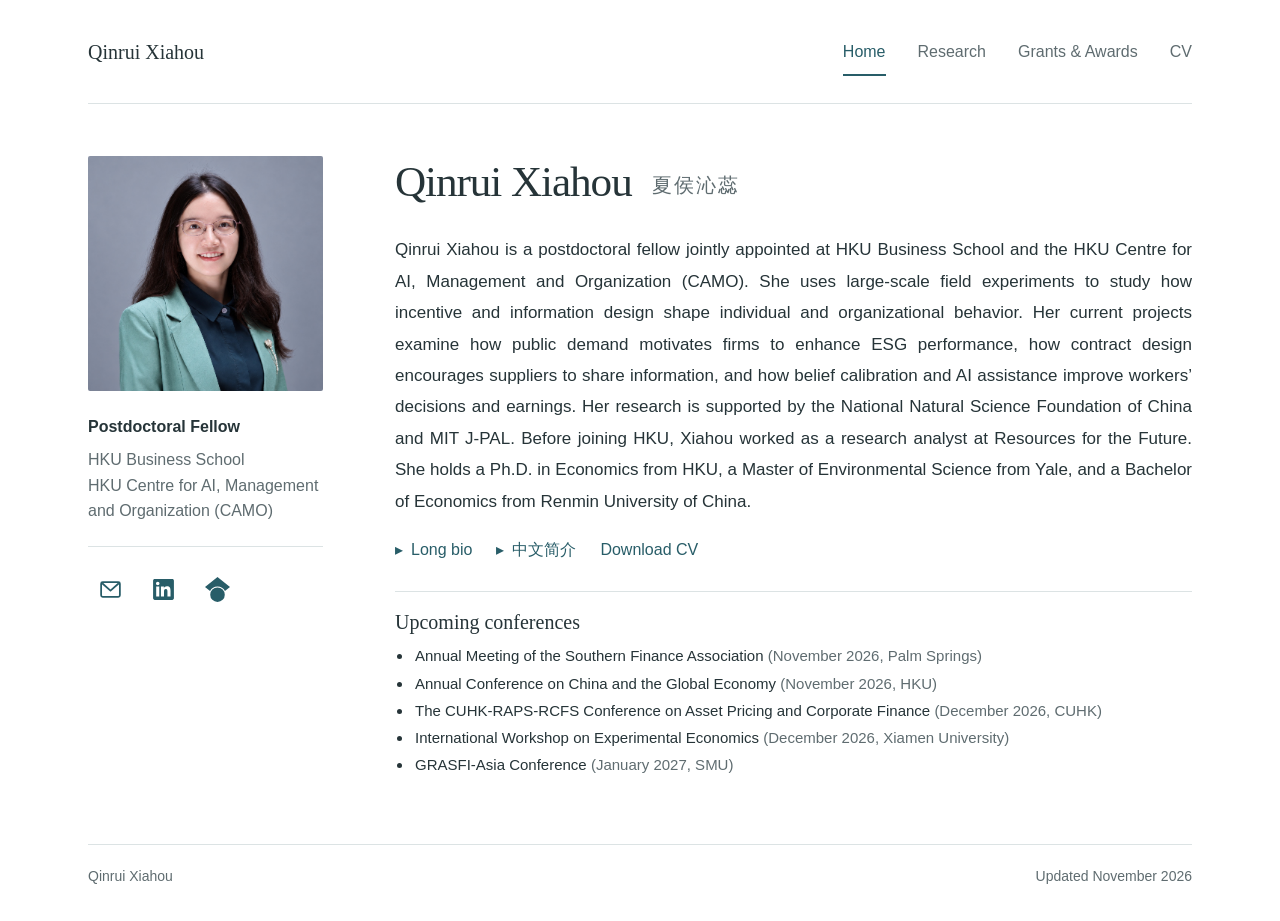
<file: index.html>
<!doctype html>
<html lang="en">
<head>
  <meta charset="utf-8">
  <meta name="viewport" content="width=device-width, initial-scale=1">
  <title>Qinrui Xiahou | Economist</title>
  <meta name="description" content="Qinrui Xiahou is an economist and postdoctoral fellow at HKU Business School and CAMO. She uses large-scale field experiments to study how incentive and information design shape individual and organizational behavior.">
  <meta name="author" content="Qinrui Xiahou">
  <meta name="theme-color" content="#285d68">
  <meta property="og:type" content="website">
  <meta property="og:title" content="Qinrui Xiahou | Economist">
  <meta property="og:description" content="Field experiments in corporate finance and organizational behavior. Research, publications, and curriculum vitae.">
  <link rel="icon" type="image/svg+xml" href="data:image/svg+xml,%3Csvg xmlns='http://www.w3.org/2000/svg' viewBox='0 0 64 64'%3E%3Crect width='64' height='64' rx='8' fill='%23285d68'/%3E%3Ctext x='32' y='44' font-family='Georgia,serif' font-size='40' text-anchor='middle' fill='white'%3EQ%3C/text%3E%3C/svg%3E">
  <link rel="stylesheet" href="assets/style.css?v=20261116-narrow-frame">
</head>
<body>
  <a class="skip-link" href="#main">Skip to content</a>
  <header class="site-header">
    <a class="site-name" href="index.html">Qinrui Xiahou</a>
    <nav aria-label="Main navigation">
      <a href="index.html" aria-current="page">Home</a>
      <a href="research.html">Research</a>
      <a href="grants.html">Grants &amp; Awards</a>
      <a href="cv.html">CV</a>
    </nav>
  </header>

  <div class="page-layout">
    <aside class="profile" aria-label="Profile and contact">
      <img class="portrait" src="assets/qinrui-xiahou.jpg" alt="Portrait of Qinrui Xiahou" width="1254" height="1254" fetchpriority="high">
      <p class="position">Postdoctoral Fellow</p>
      <p class="affiliation">HKU Business School<br>HKU Centre for AI, Management and Organization (CAMO)</p>
      <div class="contact-links" aria-label="Contact and academic profiles">
        <a href="mailto:qxiahou@hku.hk" aria-label="Email Qinrui Xiahou" title="Email Qinrui Xiahou">
          <svg viewBox="0 0 24 24" aria-hidden="true" focusable="false"><rect x="3" y="5" width="18" height="14" rx="1.5" fill="none" stroke="currentColor" stroke-width="1.7"/><path d="m4 6 8 7 8-7" fill="none" stroke="currentColor" stroke-width="1.7" stroke-linejoin="round"/></svg>
        </a>
        <a href="https://www.linkedin.com/in/qinrui-xiahou-13a211110/" aria-label="Qinrui Xiahou on LinkedIn" title="LinkedIn">
          <svg viewBox="0 0 24 24" aria-hidden="true" focusable="false"><path fill="currentColor" d="M20.45 2H3.55C2.69 2 2 2.68 2 3.52v16.96C2 21.32 2.69 22 3.55 22h16.9c.86 0 1.55-.68 1.55-1.52V3.52c0-.84-.69-1.52-1.55-1.52ZM7.93 18.74H4.98V9.2h2.95v9.54ZM6.46 7.9a1.71 1.71 0 1 1 0-3.42 1.71 1.71 0 0 1 0 3.42Zm12.28 10.84h-2.95V14.1c0-1.1-.02-2.52-1.53-2.52-1.54 0-1.77 1.2-1.77 2.44v4.72H9.54V9.2h2.83v1.3h.04c.4-.76 1.36-1.55 2.8-1.55 3 0 3.53 1.97 3.53 4.52v5.27Z"/></svg>
        </a>
        <a href="https://scholar.google.com/citations?user=mq3FX5wAAAAJ&amp;hl=en" aria-label="Qinrui Xiahou on Google Scholar" title="Google Scholar">
          <svg viewBox="0 0 24 24" aria-hidden="true" focusable="false"><path fill="currentColor" d="M12 24a7 7 0 1 1 0-14 7 7 0 0 1 0 14ZM12 0 0 9.5l4.838 3.94A8 8 0 0 1 12 9a8 8 0 0 1 7.162 4.44L24 9.5Z"/></svg>
        </a>
      </div>
    </aside>

    <main id="main" class="home-content">
      <h1>Qinrui Xiahou <span class="chinese-name" lang="zh-Hans">夏侯沁蕊</span></h1>
      <div id="short-bio" class="bio">
        <p>Qinrui Xiahou is a postdoctoral fellow jointly appointed at HKU Business School and the HKU Centre for AI, Management and Organization (CAMO). She uses large-scale field experiments to study how incentive and information design shape individual and organizational behavior. Her current projects examine how public demand motivates firms to enhance ESG performance, how contract design encourages suppliers to share information, and how belief calibration and AI assistance improve workers’ decisions and earnings. Her research is supported by the National Natural Science Foundation of China and MIT J-PAL. Before joining HKU, Xiahou worked as a research analyst at Resources for the Future. She holds a Ph.D. in Economics from HKU, a Master of Environmental Science from Yale, and a Bachelor of Economics from Renmin University of China.</p>
      </div>
      <div class="bio-tools" aria-label="CV and biographies">
        <button type="button" class="bio-toggle" aria-expanded="false" aria-controls="long-bio" hidden>Long bio</button>
        <button type="button" class="bio-toggle" aria-expanded="false" aria-controls="chinese-bio" lang="zh-Hans" hidden>中文简介</button>
        <a href="assets/Qinrui-Xiahou-CV.pdf" download="Qinrui-Xiahou-CV.pdf">Download CV</a>
      </div>
      <section id="long-bio" class="bio bio-panel" aria-label="Long biography">
        <h2>Long bio</h2>
        <p>Qinrui Xiahou is a postdoctoral fellow jointly appointed at the HKU Business School and the HKU Centre for AI, Management and Organization (CAMO). She uses large-scale field experiments to study how incentive and information design shape individual and organizational behavior. Her current projects examine how public demand motivates firms to enhance ESG performance, how contract design encourages suppliers to share information, and how belief calibration and AI assistance improve workers’ decisions and earnings.</p>
        <p>Xiahou’s research is supported by grants from the National Natural Science Foundation of China (as sole principal investigator) and MIT J-PAL (as co-principal investigator). She has received the Hong Kong PhD Fellowship, the HKU Presidential PhD Scholarship, and HKU’s Research Postgraduate Student Innovation Award and Research Progress Award. She also serves as an ad hoc reviewer for journals such as the <em>Economic Journal</em>, <em>Management Science</em>, <em>Journal of Environmental Economics and Management</em>, and <em>Scientific Reports</em>.</p>
        <p>Before joining HKU, Xiahou worked as a Research Analyst at Resources for the Future in Washington, D.C., a Teaching Fellow in Yale’s Department of Economics, and a Student Research Fellow at the Yale Hixon Center for Urban Ecology. She holds a Ph.D. in Economics from HKU Business School, a Master of Environmental Science from Yale University, and a Bachelor of Economics from Renmin University of China.</p>
      </section>
      <section id="chinese-bio" class="bio bio-panel chinese-bio" aria-label="中文简介" lang="zh-Hans">
        <h2>中文简介</h2>
        <p>夏侯沁蕊是香港大学经管学院及香港大学人工智能、管理与组织研究中心（CAMO）联合聘任的博士后研究员。她主要运用大规模实地实验，研究激励机制与信息设计如何影响个人及组织的行为。她目前的研究项目聚焦于公众需求如何推动企业改善环境、社会与治理（ESG）表现，合同设计如何促进供应商分享信息，以及认知校准与人工智能（AI）辅助如何改善劳动者的决策并提高收入。夏侯沁蕊的研究获得了国家自然科学基金及麻省理工学院 J-PAL 的资助。加入香港大学前，她曾在未来资源研究所（Resources for the Future）担任全职研究员。她先后于中国人民大学、耶鲁大学和香港大学获得经济学学士、环境科学硕士和经济学博士学位。</p>
      </section>
      <section class="upcoming" aria-labelledby="upcoming-title">
        <div class="upcoming-heading"><h2 id="upcoming-title">Upcoming conferences</h2></div>
        <ul>
          <li>Annual Meeting of the Southern Finance Association <span>(November 2026, Palm Springs)</span></li>
          <li>Annual Conference on China and the Global Economy <span>(November 2026, HKU)</span></li>
          <li>The CUHK-RAPS-RCFS Conference on Asset Pricing and Corporate Finance <span>(December 2026, CUHK)</span></li>
          <li>International Workshop on Experimental Economics <span>(December 2026, Xiamen University)</span></li>
          <li><a href="https://www.singaporegreenfinance.com/sgfc-events/grasfi-asia-conference-2027-second-edition/">GRASFI-Asia Conference</a> <span>(January 2027, SMU)</span></li>
        </ul>
      </section>
    </main>
  </div>
  <footer class="site-footer"><span>Qinrui Xiahou</span><span>Updated November 2026</span></footer>
  <script src="assets/bio.js" defer></script>
</body>
</html>
</file>
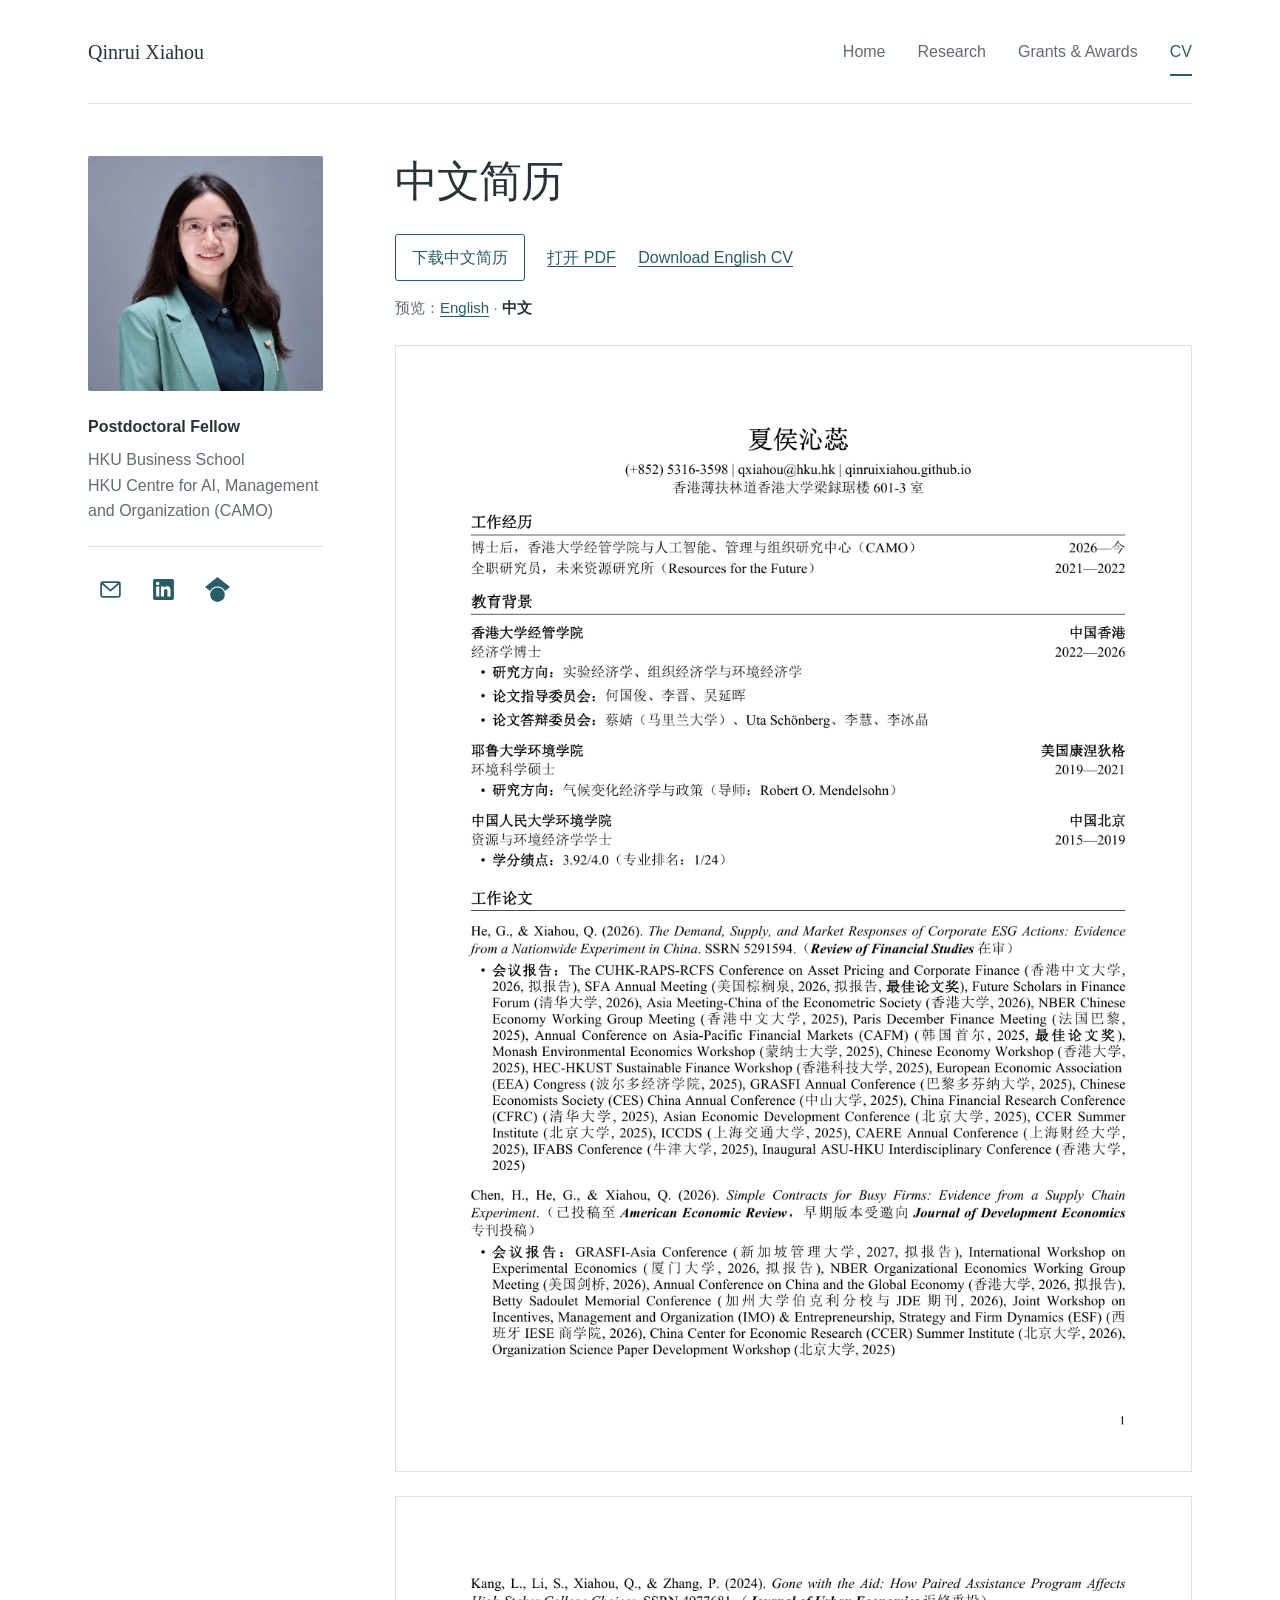
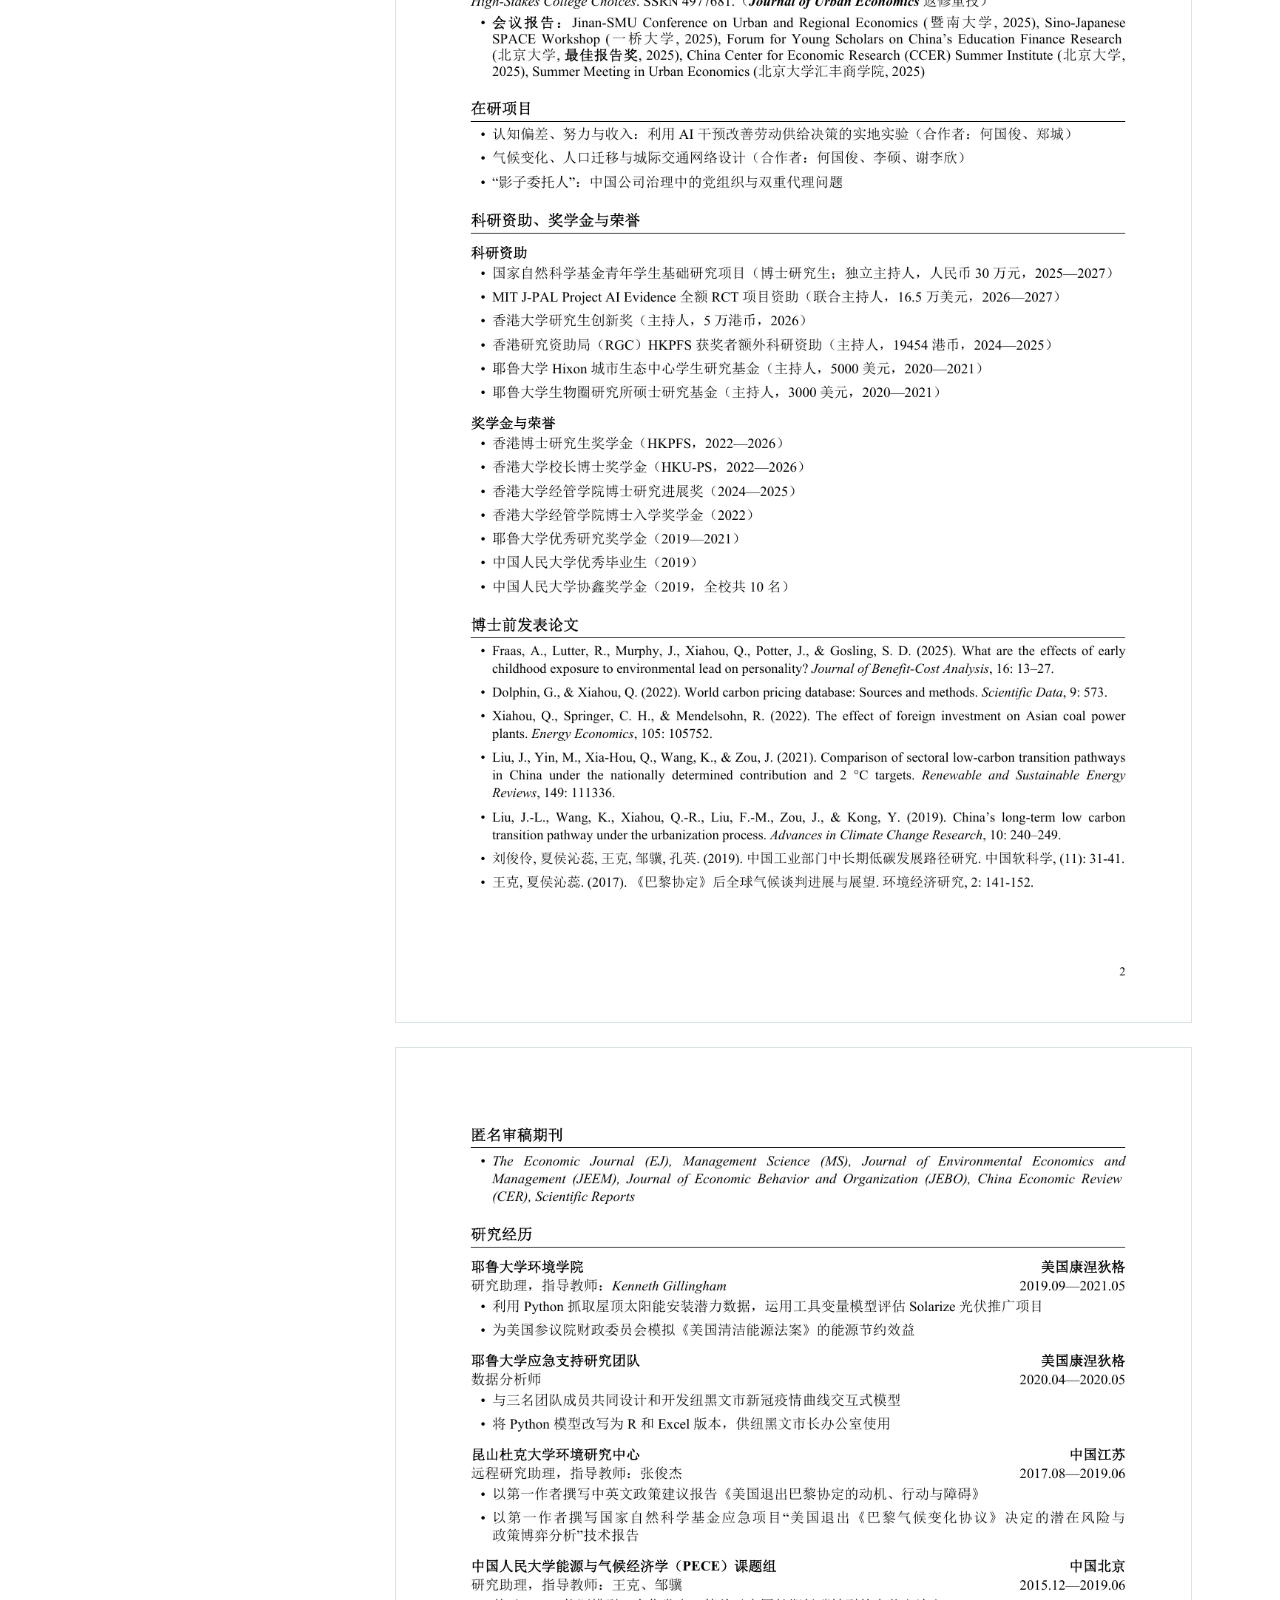
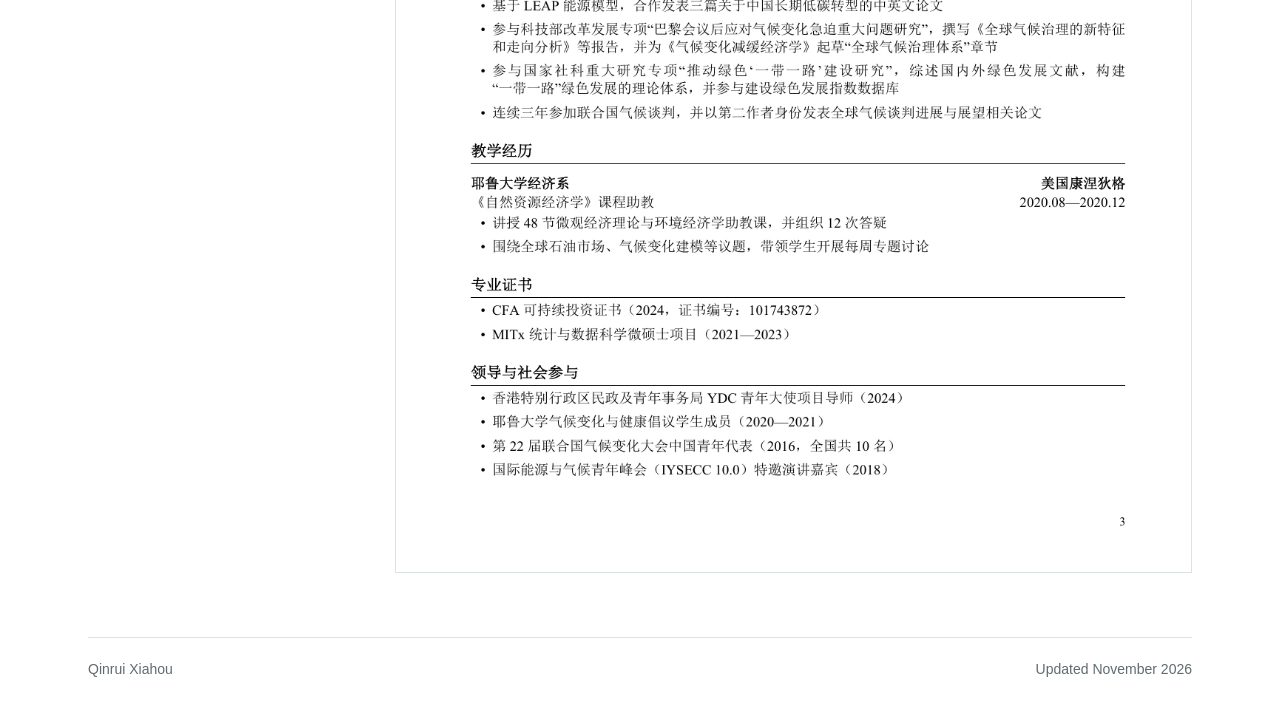
<file: cv-zh.html>
<!doctype html>
<html lang="zh-Hans">
<head>
  <meta charset="utf-8">
  <meta name="viewport" content="width=device-width, initial-scale=1">
  <title>中文简历 | 夏侯沁蕊</title>
  <meta name="description" content="夏侯沁蕊的中文学术简历。香港大学经管学院及人工智能、管理与组织研究中心博士后研究员。">
  <meta name="author" content="Qinrui Xiahou">
  <meta name="theme-color" content="#285d68">
  <meta property="og:type" content="website">
  <meta property="og:title" content="CV | Qinrui Xiahou">
  <meta property="og:description" content="Field experiments in corporate finance and organizational behavior. Research, publications, and curriculum vitae.">
  <link rel="icon" type="image/svg+xml" href="data:image/svg+xml,%3Csvg xmlns='http://www.w3.org/2000/svg' viewBox='0 0 64 64'%3E%3Crect width='64' height='64' rx='8' fill='%23285d68'/%3E%3Ctext x='32' y='44' font-family='Georgia,serif' font-size='40' text-anchor='middle' fill='white'%3EQ%3C/text%3E%3C/svg%3E">
  <link rel="stylesheet" href="assets/style.css?v=20261116-narrow-frame">
</head>
<body>
  <a class="skip-link" href="#main">Skip to content</a>
  <header class="site-header">
    <a class="site-name" href="index.html">Qinrui Xiahou</a>
    <nav aria-label="Main navigation">
      <a href="index.html">Home</a>
      <a href="research.html">Research</a>
      <a href="grants.html">Grants &amp; Awards</a>
      <a href="cv.html" aria-current="page">CV</a>
    </nav>
  </header>

  <div class="page-layout">
    <aside class="profile" aria-label="Profile and contact">
      <img class="portrait" src="assets/qinrui-xiahou.jpg" alt="Portrait of Qinrui Xiahou" width="1254" height="1254" fetchpriority="high">
      <p class="position">Postdoctoral Fellow</p>
      <p class="affiliation">HKU Business School<br>HKU Centre for AI, Management and Organization (CAMO)</p>
      <div class="contact-links" aria-label="Contact and academic profiles">
        <a href="mailto:qxiahou@hku.hk" aria-label="Email Qinrui Xiahou" title="Email Qinrui Xiahou">
          <svg viewBox="0 0 24 24" aria-hidden="true" focusable="false"><rect x="3" y="5" width="18" height="14" rx="1.5" fill="none" stroke="currentColor" stroke-width="1.7"/><path d="m4 6 8 7 8-7" fill="none" stroke="currentColor" stroke-width="1.7" stroke-linejoin="round"/></svg>
        </a>
        <a href="https://www.linkedin.com/in/qinrui-xiahou-13a211110/" aria-label="Qinrui Xiahou on LinkedIn" title="LinkedIn">
          <svg viewBox="0 0 24 24" aria-hidden="true" focusable="false"><path fill="currentColor" d="M20.45 2H3.55C2.69 2 2 2.68 2 3.52v16.96C2 21.32 2.69 22 3.55 22h16.9c.86 0 1.55-.68 1.55-1.52V3.52c0-.84-.69-1.52-1.55-1.52ZM7.93 18.74H4.98V9.2h2.95v9.54ZM6.46 7.9a1.71 1.71 0 1 1 0-3.42 1.71 1.71 0 0 1 0 3.42Zm12.28 10.84h-2.95V14.1c0-1.1-.02-2.52-1.53-2.52-1.54 0-1.77 1.2-1.77 2.44v4.72H9.54V9.2h2.83v1.3h.04c.4-.76 1.36-1.55 2.8-1.55 3 0 3.53 1.97 3.53 4.52v5.27Z"/></svg>
        </a>
        <a href="https://scholar.google.com/citations?user=mq3FX5wAAAAJ&amp;hl=en" aria-label="Qinrui Xiahou on Google Scholar" title="Google Scholar">
          <svg viewBox="0 0 24 24" aria-hidden="true" focusable="false"><path fill="currentColor" d="M12 24a7 7 0 1 1 0-14 7 7 0 0 1 0 14ZM12 0 0 9.5l4.838 3.94A8 8 0 0 1 12 9a8 8 0 0 1 7.162 4.44L24 9.5Z"/></svg>
        </a>
      </div>
    </aside>

    <main id="main" class="cv-content">
      <h1>中文简历</h1>
      <div class="cv-actions">
        <a class="download-link" href="assets/Qinrui-Xiahou-CV-zh.pdf" download="Qinrui-Xiahou-CV-zh.pdf">下载中文简历</a>
        <a href="assets/Qinrui-Xiahou-CV-zh.pdf">打开 PDF</a>
        <a href="assets/Qinrui-Xiahou-CV.pdf" download="Qinrui-Xiahou-CV.pdf">Download English CV</a>
      </div>
      <p class="cv-language" aria-label="简历语言">预览：<a href="cv.html" lang="en">English</a> <span aria-hidden="true">·</span> <a href="cv-zh.html" aria-current="page">中文</a></p>
      <div class="cv-pages" aria-label="中文简历预览">
        <div class="cv-page">
          <a class="cv-page-preview" href="assets/Qinrui-Xiahou-CV-zh.pdf#page=1"><img src="assets/cv-zh-page-1.webp" width="1075" height="1521" alt="中文简历第 1 页：任职经历、教育背景及工作论文。打开 PDF 查看完整文字及链接。"></a>
          <a class="cv-hotspot" href="mailto:qxiahou@hku.hk" style="left:43.045135%;top:10.167237%;width:5.714725%;height:1.505131%" aria-label="发送邮件至 qxiahou@hku.hk"></a>
          <a class="cv-hotspot" href="mailto:qxiahou@hku.hk" style="left:48.759860%;top:10.167237%;width:1.633525%;height:1.505131%" aria-label="发送邮件至 qxiahou@hku.hk"></a>
          <a class="cv-hotspot" href="mailto:qxiahou@hku.hk" style="left:50.393385%;top:10.167237%;width:2.660754%;height:1.505131%" aria-label="发送邮件至 qxiahou@hku.hk"></a>
          <a class="cv-hotspot" href="mailto:qxiahou@hku.hk" style="left:53.054139%;top:10.167237%;width:0.443459%;height:1.505131%" aria-label="发送邮件至 qxiahou@hku.hk"></a>
          <a class="cv-hotspot" href="mailto:qxiahou@hku.hk" style="left:53.497598%;top:10.167237%;width:1.773836%;height:1.505131%" aria-label="发送邮件至 qxiahou@hku.hk"></a>
          <a class="cv-hotspot" href="https://qinruixiahou.github.io/" style="left:56.513455%;top:10.167237%;width:9.064940%;height:1.505131%" aria-label="打开来源：qinruixiahou.github.io"></a>
          <a class="cv-hotspot" href="https://qinruixiahou.github.io/" style="left:65.578395%;top:10.167237%;width:0.443442%;height:1.505131%" aria-label="打开来源：qinruixiahou.github.io"></a>
          <a class="cv-hotspot" href="https://qinruixiahou.github.io/" style="left:66.021837%;top:10.167237%;width:4.533343%;height:1.505131%" aria-label="打开来源：qinruixiahou.github.io"></a>
          <a class="cv-hotspot" href="https://qinruixiahou.github.io/" style="left:70.555180%;top:10.167237%;width:0.443459%;height:1.505131%" aria-label="打开来源：qinruixiahou.github.io"></a>
          <a class="cv-hotspot" href="https://qinruixiahou.github.io/" style="left:70.998639%;top:10.167237%;width:1.379745%;height:1.505131%" aria-label="打开来源：qinruixiahou.github.io"></a>
          <a class="cv-hotspot" href="https://www.guojunhe.com/" style="left:26.289055%;top:30.534398%;width:5.321508%;height:1.316990%" aria-label="何国俊：个人网站"></a>
          <a class="cv-hotspot" href="https://www.jin-li.org/" style="left:33.384398%;top:30.534398%;width:3.547672%;height:1.316990%" aria-label="李晋：个人网站"></a>
          <a class="cv-hotspot" href="https://www.yanhuiwu.com/" style="left:38.705906%;top:30.534398%;width:5.321508%;height:1.316990%" aria-label="吴延晖：个人网站"></a>
          <a class="cv-hotspot" href="https://sites.google.com/site/caijing516/" style="left:26.289055%;top:32.658115%;width:3.547672%;height:1.316990%" aria-label="蔡婧：个人网站"></a>
          <a class="cv-hotspot" href="https://www.utaschoenberg.com/" style="left:44.027414%;top:32.658115%;width:10.591043%;height:1.316990%" aria-label="Uta Schönberg：个人网站"></a>
          <a class="cv-hotspot" href="https://sites.google.com/view/huilicatherine/home" style="left:56.392293%;top:32.658115%;width:3.547672%;height:1.316990%" aria-label="李慧：个人网站"></a>
          <a class="cv-hotspot" href="https://sites.google.com/site/bingjingliecon/" style="left:61.713801%;top:32.658115%;width:5.321508%;height:1.316990%" aria-label="李冰晶：个人网站"></a>
          <a class="cv-hotspot" href="https://environment.yale.edu/directory/faculty/robert-mendelsohn" style="left:45.801250%;top:38.891486%;width:16.208778%;height:1.316990%" aria-label="Robert O. Mendelsohn：教师主页"></a>
          <a class="cv-hotspot" href="https://papers.ssrn.com/sol3/papers.cfm?abstract_id=5291594" style="left:31.703571%;top:51.405739%;width:60.072280%;height:1.316990%" aria-label="The Demand, Supply, and Market Responses of Corporate ESG Actions: Evidence from a Nationwide Experiment in China (SSRN)"></a>
          <a class="cv-hotspot" href="https://papers.ssrn.com/sol3/papers.cfm?abstract_id=5291594" style="left:9.433582%;top:52.985462%;width:28.527750%;height:1.316990%" aria-label="The Demand, Supply, and Market Responses of Corporate ESG Actions: Evidence from a Nationwide Experiment in China (SSRN)"></a>
        </div>
        <div class="cv-page">
          <a class="cv-page-preview" href="assets/Qinrui-Xiahou-CV-zh.pdf#page=2"><img src="assets/cv-zh-page-2.webp" width="1075" height="1521" loading="lazy" alt="中文简历第 2 页：工作论文、在研项目、科研资助及博士前发表论文。打开 PDF 查看完整文字及链接。"></a>
          <a class="cv-hotspot" href="https://papers.ssrn.com/sol3/papers.cfm?abstract_id=4977681" style="left:47.253040%;top:7.054732%;width:44.522811%;height:1.316990%" aria-label="Gone with the Aid: How Paired Assistance Program Affects High-Stakes College Choices (SSRN)"></a>
          <a class="cv-hotspot" href="https://papers.ssrn.com/sol3/papers.cfm?abstract_id=4977681" style="left:9.433582%;top:8.634455%;width:20.788870%;height:1.316990%" aria-label="Gone with the Aid: How Paired Assistance Program Affects High-Stakes College Choices (SSRN)"></a>
          <a class="cv-hotspot" href="https://www.guojunhe.com/" style="left:73.393587%;top:20.504941%;width:5.321508%;height:1.316990%" aria-label="何国俊：个人网站"></a>
          <a class="cv-hotspot" href="https://www.guojunhe.com/" style="left:52.896593%;top:22.628658%;width:5.321508%;height:1.316990%" aria-label="何国俊：个人网站"></a>
        </div>
        <div class="cv-page">
          <a class="cv-page-preview" href="assets/Qinrui-Xiahou-CV-zh.pdf#page=3"><img src="assets/cv-zh-page-3.webp" width="1075" height="1521" loading="lazy" alt="中文简历第 3 页：匿名审稿、研究经历、教学经历、专业证书及领导经历。打开 PDF 查看完整文字及链接。"></a>
          <a class="cv-hotspot" href="https://resources.environment.yale.edu/gillingham/" style="left:27.171941%;top:20.355853%;width:5.911342%;height:1.505131%" aria-label="Kenneth Gillingham：个人网站"></a>
          <a class="cv-hotspot" href="https://resources.environment.yale.edu/gillingham/" style="left:33.526742%;top:20.355853%;width:8.080998%;height:1.505131%" aria-label="Kenneth Gillingham：个人网站"></a>
          <a class="cv-hotspot" href="https://sites.nicholas.duke.edu/junjiezhang/" style="left:30.719613%;top:37.070030%;width:1.773836%;height:1.505131%" aria-label="张俊杰：个人网站"></a>
          <a class="cv-hotspot" href="https://sites.nicholas.duke.edu/junjiezhang/" style="left:32.493449%;top:37.070030%;width:1.773836%;height:1.505131%" aria-label="张俊杰：个人网站"></a>
          <a class="cv-hotspot" href="https://sites.nicholas.duke.edu/junjiezhang/" style="left:34.267285%;top:37.070030%;width:1.773836%;height:1.505131%" aria-label="张俊杰：个人网站"></a>
          <a class="cv-hotspot" href="https://see.ruc.edu.cn/jszy/wk/" style="left:27.171941%;top:47.006842%;width:1.773836%;height:1.505131%" aria-label="王克：教师主页"></a>
          <a class="cv-hotspot" href="https://see.ruc.edu.cn/jszy/wk/" style="left:28.945777%;top:47.006842%;width:1.773836%;height:1.505131%" aria-label="王克：教师主页"></a>
          <a class="cv-hotspot" href="https://see.ruc.edu.cn/jszy/zj/index.htm" style="left:32.493449%;top:47.006842%;width:1.773836%;height:1.505131%" aria-label="邹骥：教师主页"></a>
          <a class="cv-hotspot" href="https://see.ruc.edu.cn/jszy/zj/index.htm" style="left:34.267285%;top:47.006842%;width:1.773836%;height:1.505131%" aria-label="邹骥：教师主页"></a>
        </div>
      </div>
    </main>
  </div>
  <footer class="site-footer"><span>Qinrui Xiahou</span><span>Updated November 2026</span></footer>
</body>
</html>
</file>
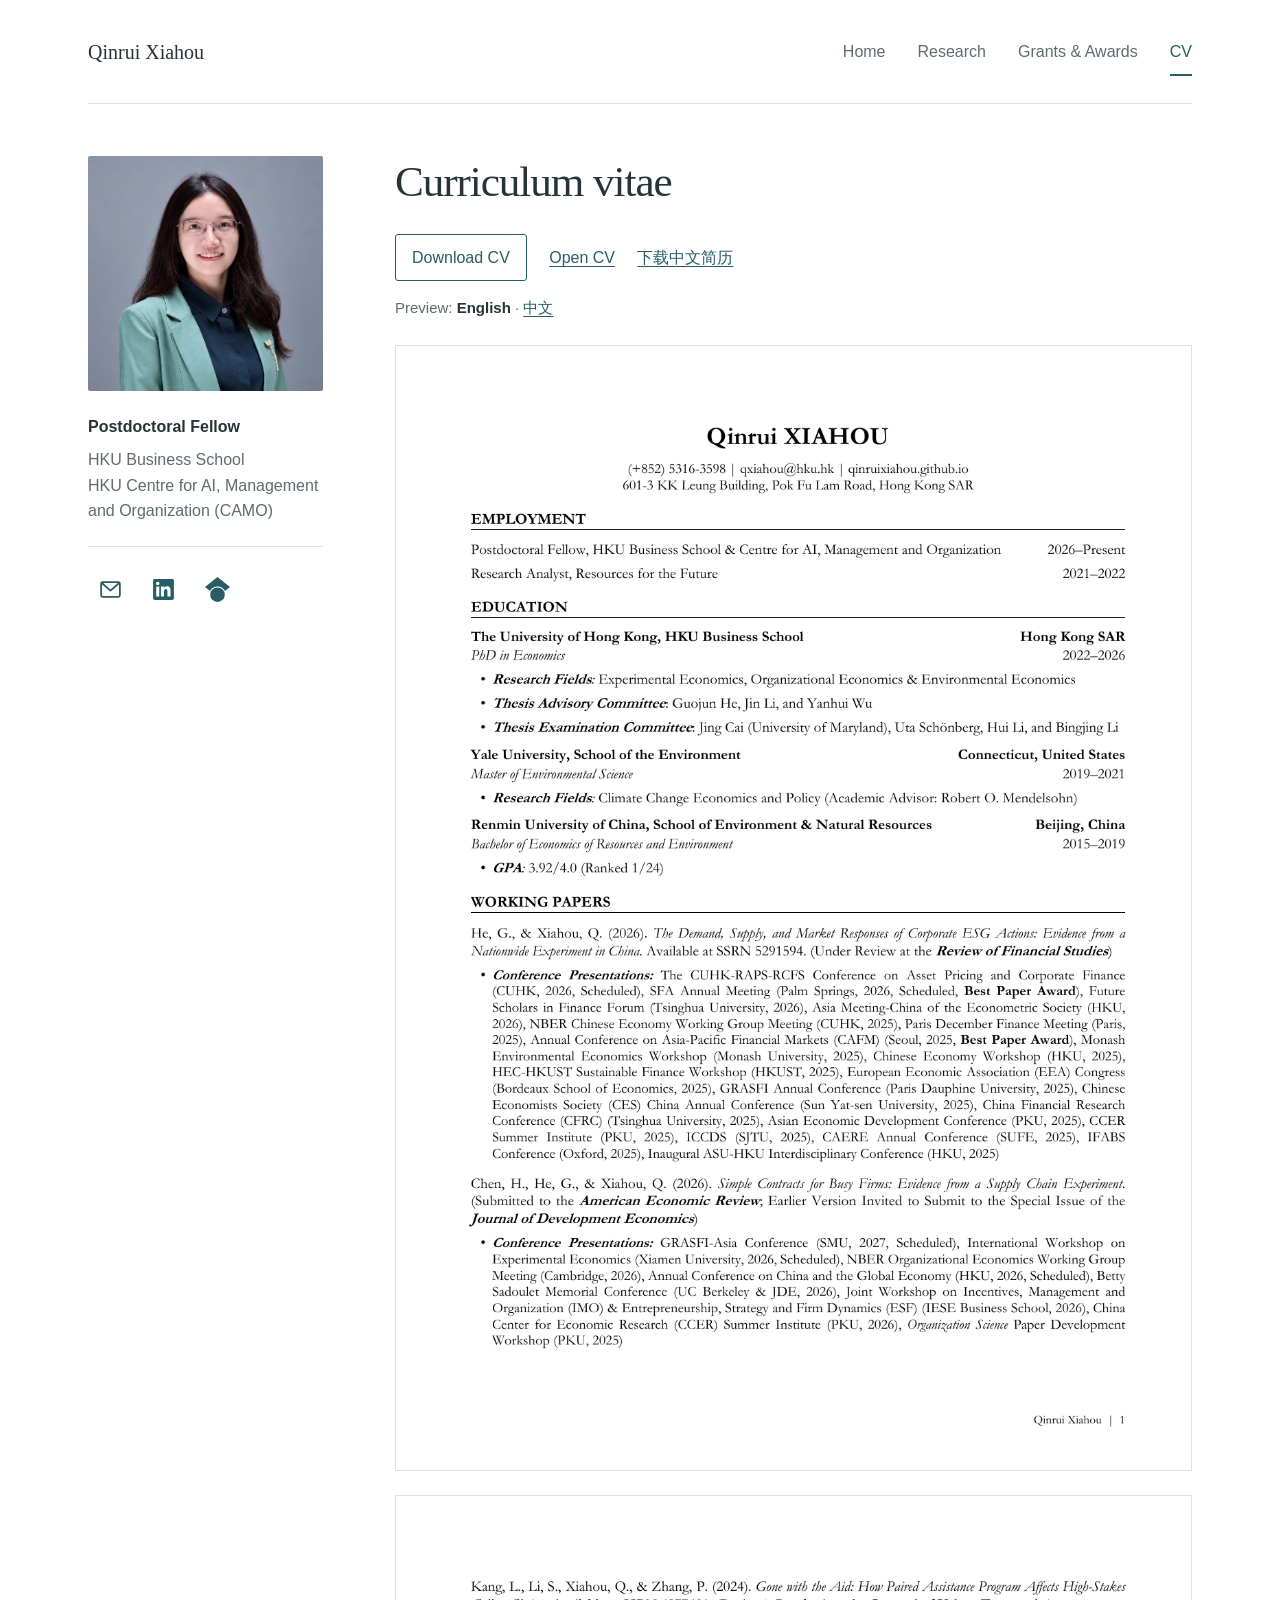
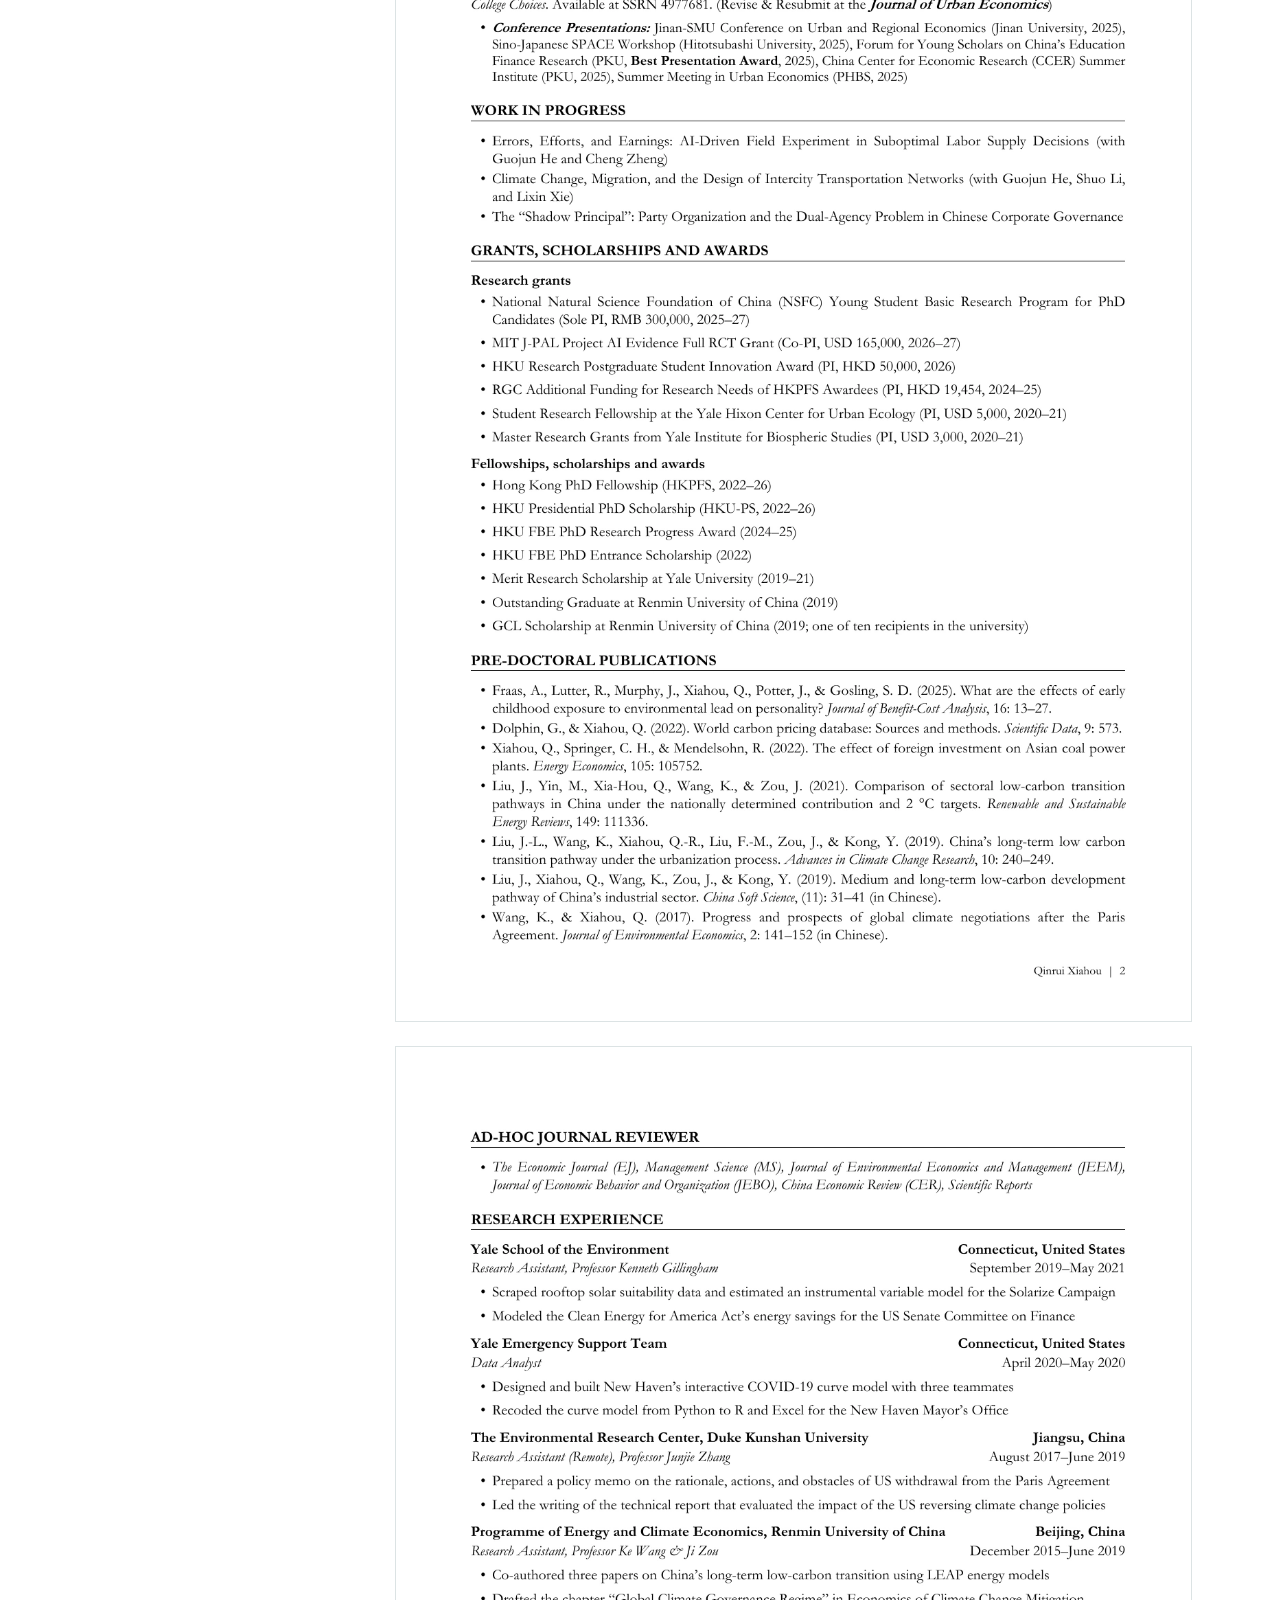
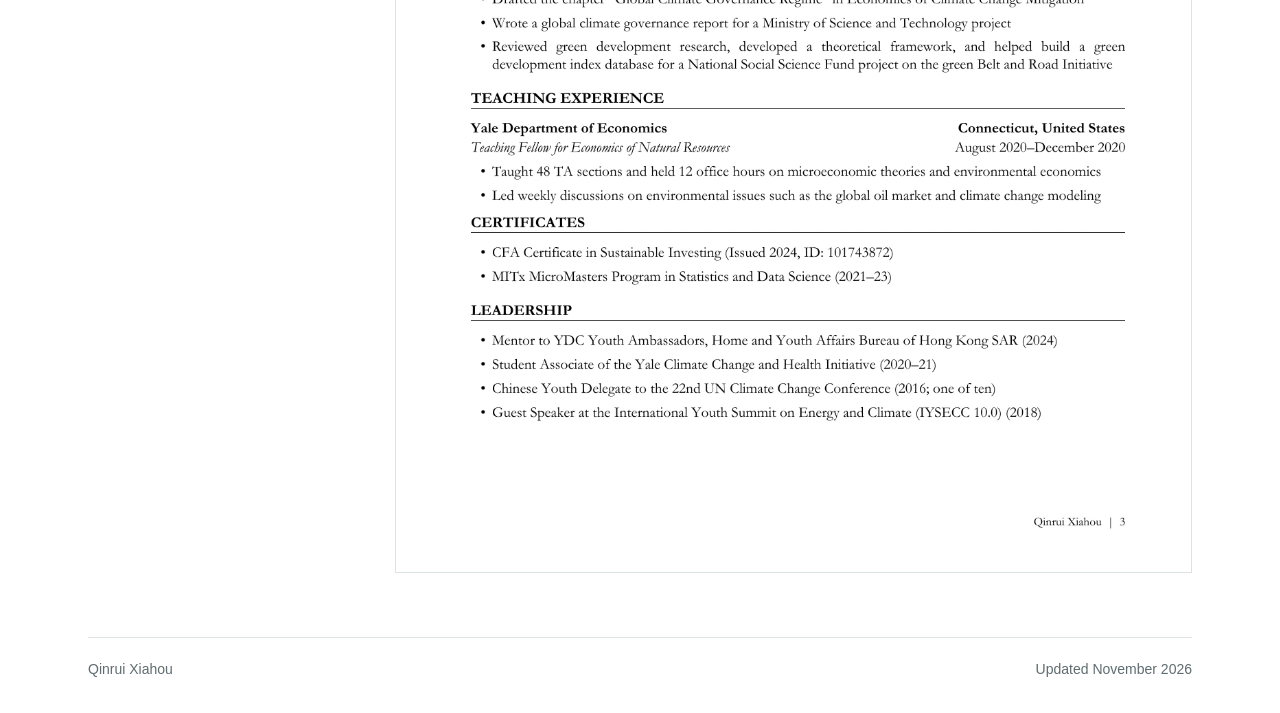
<file: cv.html>
<!doctype html>
<html lang="en">
<head>
  <meta charset="utf-8">
  <meta name="viewport" content="width=device-width, initial-scale=1">
  <title>CV | Qinrui Xiahou</title>
  <meta name="description" content="The curriculum vitae of Qinrui Xiahou, economist and postdoctoral fellow at HKU Business School and CAMO.">
  <meta name="author" content="Qinrui Xiahou">
  <meta name="theme-color" content="#285d68">
  <meta property="og:type" content="website">
  <meta property="og:title" content="CV | Qinrui Xiahou">
  <meta property="og:description" content="Field experiments in corporate finance and organizational behavior. Research, publications, and curriculum vitae.">
  <link rel="icon" type="image/svg+xml" href="data:image/svg+xml,%3Csvg xmlns='http://www.w3.org/2000/svg' viewBox='0 0 64 64'%3E%3Crect width='64' height='64' rx='8' fill='%23285d68'/%3E%3Ctext x='32' y='44' font-family='Georgia,serif' font-size='40' text-anchor='middle' fill='white'%3EQ%3C/text%3E%3C/svg%3E">
  <link rel="stylesheet" href="assets/style.css?v=20261116-narrow-frame">
</head>
<body>
  <a class="skip-link" href="#main">Skip to content</a>
  <header class="site-header">
    <a class="site-name" href="index.html">Qinrui Xiahou</a>
    <nav aria-label="Main navigation">
      <a href="index.html">Home</a>
      <a href="research.html">Research</a>
      <a href="grants.html">Grants &amp; Awards</a>
      <a href="cv.html" aria-current="page">CV</a>
    </nav>
  </header>

  <div class="page-layout">
    <aside class="profile" aria-label="Profile and contact">
      <img class="portrait" src="assets/qinrui-xiahou.jpg" alt="Portrait of Qinrui Xiahou" width="1254" height="1254" fetchpriority="high">
      <p class="position">Postdoctoral Fellow</p>
      <p class="affiliation">HKU Business School<br>HKU Centre for AI, Management and Organization (CAMO)</p>
      <div class="contact-links" aria-label="Contact and academic profiles">
        <a href="mailto:qxiahou@hku.hk" aria-label="Email Qinrui Xiahou" title="Email Qinrui Xiahou">
          <svg viewBox="0 0 24 24" aria-hidden="true" focusable="false"><rect x="3" y="5" width="18" height="14" rx="1.5" fill="none" stroke="currentColor" stroke-width="1.7"/><path d="m4 6 8 7 8-7" fill="none" stroke="currentColor" stroke-width="1.7" stroke-linejoin="round"/></svg>
        </a>
        <a href="https://www.linkedin.com/in/qinrui-xiahou-13a211110/" aria-label="Qinrui Xiahou on LinkedIn" title="LinkedIn">
          <svg viewBox="0 0 24 24" aria-hidden="true" focusable="false"><path fill="currentColor" d="M20.45 2H3.55C2.69 2 2 2.68 2 3.52v16.96C2 21.32 2.69 22 3.55 22h16.9c.86 0 1.55-.68 1.55-1.52V3.52c0-.84-.69-1.52-1.55-1.52ZM7.93 18.74H4.98V9.2h2.95v9.54ZM6.46 7.9a1.71 1.71 0 1 1 0-3.42 1.71 1.71 0 0 1 0 3.42Zm12.28 10.84h-2.95V14.1c0-1.1-.02-2.52-1.53-2.52-1.54 0-1.77 1.2-1.77 2.44v4.72H9.54V9.2h2.83v1.3h.04c.4-.76 1.36-1.55 2.8-1.55 3 0 3.53 1.97 3.53 4.52v5.27Z"/></svg>
        </a>
        <a href="https://scholar.google.com/citations?user=mq3FX5wAAAAJ&amp;hl=en" aria-label="Qinrui Xiahou on Google Scholar" title="Google Scholar">
          <svg viewBox="0 0 24 24" aria-hidden="true" focusable="false"><path fill="currentColor" d="M12 24a7 7 0 1 1 0-14 7 7 0 0 1 0 14ZM12 0 0 9.5l4.838 3.94A8 8 0 0 1 12 9a8 8 0 0 1 7.162 4.44L24 9.5Z"/></svg>
        </a>
      </div>
    </aside>

    <main id="main" class="cv-content">
      <h1>Curriculum vitae</h1>
      <div class="cv-actions">
        <a class="download-link" href="assets/Qinrui-Xiahou-CV.pdf" download="Qinrui-Xiahou-CV.pdf">Download CV</a>
        <a href="assets/Qinrui-Xiahou-CV.pdf">Open CV</a>
        <a href="assets/Qinrui-Xiahou-CV-zh.pdf" download="Qinrui-Xiahou-CV-zh.pdf" lang="zh-Hans">下载中文简历</a>
      </div>
      <p class="cv-language" aria-label="CV language">Preview: <a href="cv.html" aria-current="page">English</a> <span aria-hidden="true">·</span> <a href="cv-zh.html" lang="zh-Hans">中文</a></p>
      <div class="cv-pages" aria-label="CV page previews">
        <div class="cv-page">
          <a class="cv-page-preview" href="assets/Qinrui-Xiahou-CV.pdf#page=1"><img src="assets/cv-page-1.webp" width="1158" height="1638" alt="CV page 1 of 3: employment, education, and the first two working papers. Open the PDF for selectable text and links."></a>
          <a class="cv-hotspot" href="mailto:qxiahou@hku.hk" style="left:43.288517%;top:10.050836%;width:11.843462%;height:1.505131%" aria-label="Email qxiahou@hku.hk"></a>
          <a class="cv-hotspot" href="https://qinruixiahou.github.io/" style="left:56.905815%;top:10.050836%;width:15.149499%;height:1.505131%" aria-label="Open source: qinruixiahou.github.io"></a>
          <a class="cv-hotspot" href="https://www.guojunhe.com/" style="left:34.758516%;top:30.926929%;width:8.209266%;height:1.573546%" aria-label="Guojun He: personal website"></a>
          <a class="cv-hotspot" href="https://www.jin-li.org/" style="left:43.837062%;top:30.926929%;width:3.939831%;height:1.573546%" aria-label="Jin Li: personal website"></a>
          <a class="cv-hotspot" href="https://www.yanhuiwu.com/" style="left:51.736646%;top:30.926929%;width:8.209266%;height:1.573546%" aria-label="Yanhui Wu: personal website"></a>
          <a class="cv-hotspot" href="https://sites.google.com/site/caijing516/" style="left:38.119734%;top:33.050646%;width:5.639454%;height:1.573546%" aria-label="Jing Cai: personal website"></a>
          <a class="cv-hotspot" href="https://www.utaschoenberg.com/" style="left:62.745717%;top:33.050646%;width:10.738326%;height:1.573546%" aria-label="Uta Schönberg: personal website"></a>
          <a class="cv-hotspot" href="https://sites.google.com/view/huilicatherine/home" style="left:74.353339%;top:33.050646%;width:4.693207%;height:1.573546%" aria-label="Hui Li: personal website"></a>
          <a class="cv-hotspot" href="https://sites.google.com/site/bingjingliecon/" style="left:83.006299%;top:33.050646%;width:7.917691%;height:1.573546%" aria-label="Bingjing Li: personal website"></a>
          <a class="cv-hotspot" href="https://environment.yale.edu/directory/faculty/robert-mendelsohn" style="left:68.575338%;top:39.311336%;width:16.668447%;height:1.573546%" aria-label="Robert O. Mendelsohn: faculty website"></a>
          <a class="cv-hotspot" href="https://papers.ssrn.com/sol3/papers.cfm?abstract_id=5291594" style="left:30.874017%;top:51.369489%;width:60.653044%;height:1.573546%" aria-label="The Demand, Supply, and Market Responses of Corporate ESG Actions: Evidence from a Nationwide Experiment in China (SSRN)"></a>
          <a class="cv-hotspot" href="https://papers.ssrn.com/sol3/papers.cfm?abstract_id=5291594" style="left:9.433582%;top:52.951587%;width:21.189612%;height:1.573546%" aria-label="The Demand, Supply, and Market Responses of Corporate ESG Actions: Evidence from a Nationwide Experiment in China (SSRN)"></a>
        </div>
        <div class="cv-page">
          <a class="cv-page-preview" href="assets/Qinrui-Xiahou-CV.pdf#page=2"><img src="assets/cv-page-2.webp" width="1158" height="1638" loading="lazy" alt="CV page 2 of 3: third working paper, work in progress, grants, scholarships and awards, and pre-doctoral publications. Open the PDF for selectable text and links."></a>
          <a class="cv-hotspot" href="https://papers.ssrn.com/sol3/papers.cfm?abstract_id=4977681" style="left:44.625848%;top:7.126568%;width:47.085870%;height:1.573546%" aria-label="Gone with the Aid: How Paired Assistance Program Affects High-Stakes College Choices (SSRN)"></a>
          <a class="cv-hotspot" href="https://papers.ssrn.com/sol3/papers.cfm?abstract_id=4977681" style="left:9.433582%;top:8.708666%;width:9.366492%;height:1.573546%" aria-label="Gone with the Aid: How Paired Assistance Program Affects High-Stakes College Choices (SSRN)"></a>
          <a class="cv-hotspot" href="https://www.guojunhe.com/" style="left:12.098367%;top:22.451064%;width:8.209266%;height:1.573546%" aria-label="Guojun He: personal website"></a>
          <a class="cv-hotspot" href="https://www.guojunhe.com/" style="left:75.119381%;top:24.232706%;width:9.523097%;height:1.573546%" aria-label="Guojun He: personal website"></a>
          <a class="cv-hotspot" href="https://www.povertyactionlab.org/initiative-project/errors-efforts-and-earnings-ai-driven-field-experiment-suboptimal-labor-supply" style="left:12.098367%;top:38.835044%;width:35.444904%;height:1.573546%" aria-label="Open source: www.povertyactionlab.org"></a>
          <a class="cv-hotspot" href="https://phd.hkubs.hku.hk//news/phd/hku-business-school-phd-student-receives-research-postgraduate-student-innovation-award-2025-26" style="left:12.098367%;top:40.937381%;width:40.484916%;height:1.573546%" aria-label="Open source: phd.hkubs.hku.hk"></a>
          <a class="cv-hotspot" href="https://hixon.yale.edu/hixon-fellows/qinrui-xiahou" style="left:12.098367%;top:45.131366%;width:53.247951%;height:1.573546%" aria-label="Open source: hixon.yale.edu"></a>
          <a class="cv-hotspot" href="https://yibs.yale.edu/research/yibs-small-grant-program/small-grant-program-past-recipients" style="left:12.098367%;top:47.219451%;width:47.786871%;height:1.573546%" aria-label="Open source: yibs.yale.edu"></a>
          <a class="cv-hotspot" href="https://www.hkubs.hku.hk/scholarships-prizes-and-deans-honours-list/" style="left:12.098367%;top:51.466885%;width:20.878116%;height:1.573546%" aria-label="Open source: www.hkubs.hku.hk"></a>
          <a class="cv-hotspot" href="https://www.hkubs.hku.hk/scholarships-prizes-and-deans-honours-list/" style="left:12.098367%;top:53.554970%;width:25.573137%;height:1.573546%" aria-label="Open source: www.hkubs.hku.hk"></a>
          <a class="cv-hotspot" href="https://phd.hkubs.hku.hk//news/phd/outstanding-research-achievements-of-our-phd-students-in-2024-25" style="left:12.098367%;top:55.643054%;width:30.676544%;height:1.573546%" aria-label="Open source: phd.hkubs.hku.hk"></a>
          <a class="cv-hotspot" href="https://www.hkubs.hku.hk/scholarships-prizes-and-deans-honours-list/" style="left:12.098367%;top:57.745391%;width:27.679332%;height:1.573546%" aria-label="Open source: www.hkubs.hku.hk"></a>
          <a class="cv-hotspot" href="https://doi.org/10.1017/bca.2025.7" style="left:69.507089%;top:69.784540%;width:22.166364%;height:1.573546%" aria-label="Open source: doi.org"></a>
          <a class="cv-hotspot" href="https://doi.org/10.1017/bca.2025.7" style="left:12.098367%;top:71.366638%;width:41.679282%;height:1.573546%" aria-label="Open source: doi.org"></a>
          <a class="cv-hotspot" href="https://doi.org/10.1038/s41597-022-01659-x" style="left:37.420681%;top:73.134027%;width:38.262833%;height:1.573546%" aria-label="Open source: doi.org"></a>
          <a class="cv-hotspot" href="https://www.sciencedirect.com/science/article/pii/S0140988321005971" style="left:51.636145%;top:74.901416%;width:40.048428%;height:1.573546%" aria-label="Open source: www.sciencedirect.com"></a>
          <a class="cv-hotspot" href="https://www.sciencedirect.com/science/article/pii/S0140988321005971" style="left:12.098367%;top:76.483514%;width:4.287545%;height:1.573546%" aria-label="Open source: www.sciencedirect.com"></a>
          <a class="cv-hotspot" href="https://doi.org/10.1016/j.rser.2021.111336" style="left:53.783075%;top:78.250903%;width:37.665508%;height:1.573546%" aria-label="Open source: doi.org"></a>
          <a class="cv-hotspot" href="https://doi.org/10.1016/j.rser.2021.111336" style="left:12.098367%;top:79.833001%;width:61.102029%;height:1.573546%" aria-label="Open source: doi.org"></a>
          <a class="cv-hotspot" href="https://www.sciencedirect.com/science/article/pii/S167492781930108X" style="left:66.222838%;top:83.182488%;width:25.308708%;height:1.573546%" aria-label="Open source: www.sciencedirect.com"></a>
          <a class="cv-hotspot" href="https://www.sciencedirect.com/science/article/pii/S167492781930108X" style="left:12.098367%;top:84.764586%;width:35.924830%;height:1.573546%" aria-label="Open source: www.sciencedirect.com"></a>
          <a class="cv-hotspot" href="https://kns.cnki.net/kcms/detail/detail.aspx?dbcode=CJFD&amp;filename=ZGRK201911004&amp;dbname=CJFDAUTO" style="left:53.917994%;top:86.546228%;width:37.685144%;height:1.573546%" aria-label="Open source: kns.cnki.net"></a>
          <a class="cv-hotspot" href="https://kns.cnki.net/kcms/detail/detail.aspx?dbcode=CJFD&amp;filename=ZGRK201911004&amp;dbname=CJFDAUTO" style="left:12.098367%;top:88.128326%;width:25.649197%;height:1.573546%" aria-label="Open source: kns.cnki.net"></a>
          <a class="cv-hotspot" href="http://eer.hbue.edu.cn/_upload/article/files/3c/ea/39d7369840f4b9a397ffdf0cd620/8a6bc312-6670-4067-8580-e21682501dc5.pdf" style="left:35.470234%;top:89.909968%;width:55.796681%;height:1.573546%" aria-label="Open source: eer.hbue.edu.cn"></a>
          <a class="cv-hotspot" href="http://eer.hbue.edu.cn/_upload/article/files/3c/ea/39d7369840f4b9a397ffdf0cd620/8a6bc312-6670-4067-8580-e21682501dc5.pdf" style="left:12.098367%;top:91.492066%;width:7.938520%;height:1.573546%" aria-label="Open source: eer.hbue.edu.cn"></a>
        </div>
        <div class="cv-page">
          <a class="cv-page-preview" href="assets/Qinrui-Xiahou-CV.pdf#page=3"><img src="assets/cv-page-3.webp" width="1158" height="1638" loading="lazy" alt="CV page 3 of 3: journal reviewing, research experience, teaching experience, certificates, and leadership. Open the PDF for selectable text and links."></a>
          <a class="cv-hotspot" href="https://resources.environment.yale.edu/gillingham/" style="left:27.975509%;top:18.773755%;width:12.516730%;height:1.573546%" aria-label="Kenneth Gillingham: personal website"></a>
          <a class="cv-hotspot" href="https://sites.nicholas.duke.edu/junjiezhang/" style="left:33.963583%;top:35.549696%;width:8.035410%;height:1.573546%" aria-label="Junjie Zhang: personal website"></a>
          <a class="cv-hotspot" href="https://see.ruc.edu.cn/jszy/wk/" style="left:27.975509%;top:43.932915%;width:5.891185%;height:1.573546%" aria-label="Ke Wang: faculty website"></a>
          <a class="cv-hotspot" href="https://see.ruc.edu.cn/jszy/zj/index.htm" style="left:36.474535%;top:43.932915%;width:4.055735%;height:1.573546%" aria-label="Ji Zou: faculty website"></a>
        </div>
      </div>
    </main>
  </div>
  <footer class="site-footer"><span>Qinrui Xiahou</span><span>Updated November 2026</span></footer>
</body>
</html>
</file>
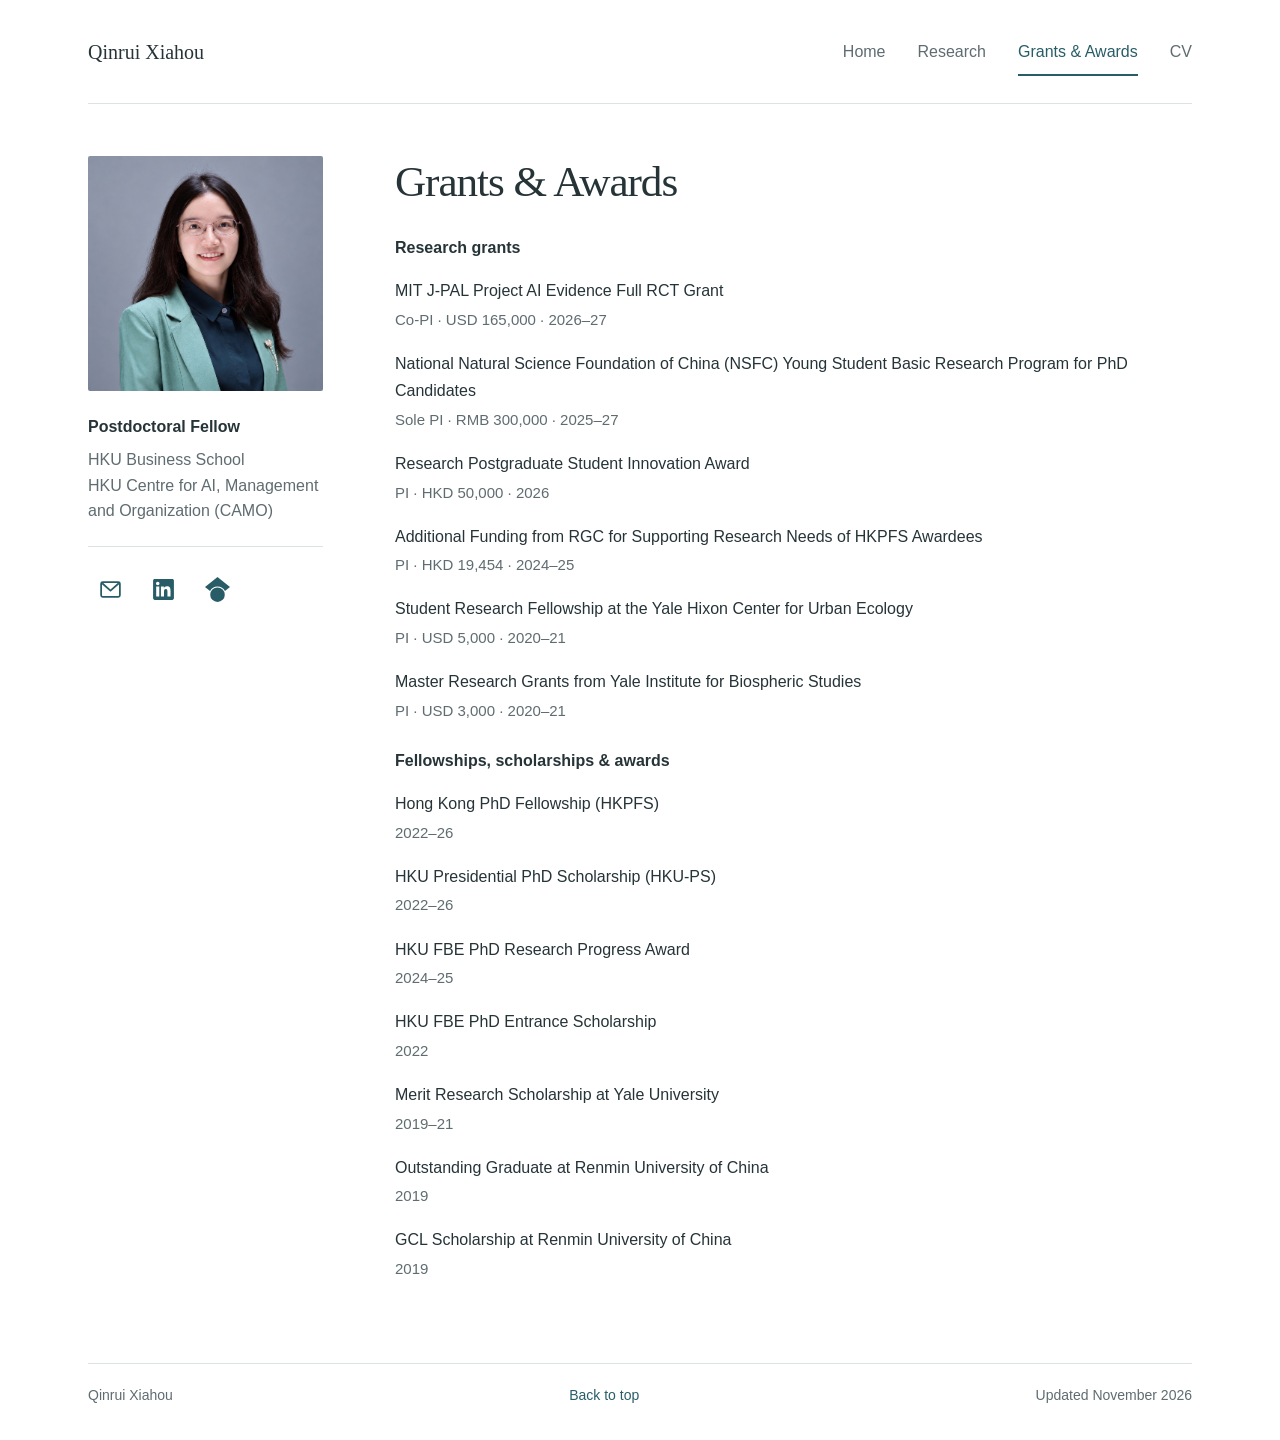
<file: grants.html>
<!doctype html>
<html lang="en">
<head>
  <meta charset="utf-8">
  <meta name="viewport" content="width=device-width, initial-scale=1">
  <title>Grants &amp; Awards | Qinrui Xiahou</title>
  <meta name="description" content="Research grants, fellowships, scholarships, and awards received by Qinrui Xiahou.">
  <meta name="author" content="Qinrui Xiahou">
  <meta name="theme-color" content="#285d68">
  <meta property="og:type" content="website">
  <meta property="og:title" content="Grants &amp; Awards | Qinrui Xiahou">
  <meta property="og:description" content="Research grants, fellowships, scholarships, and awards.">
  <link rel="icon" type="image/svg+xml" href="data:image/svg+xml,%3Csvg xmlns='http://www.w3.org/2000/svg' viewBox='0 0 64 64'%3E%3Crect width='64' height='64' rx='8' fill='%23285d68'/%3E%3Ctext x='32' y='44' font-family='Georgia,serif' font-size='40' text-anchor='middle' fill='white'%3EQ%3C/text%3E%3C/svg%3E">
  <link rel="stylesheet" href="assets/style.css?v=20261116-narrow-frame">
</head>
<body>
  <a class="skip-link" href="#main">Skip to content</a>
  <header class="site-header">
    <a class="site-name" href="index.html">Qinrui Xiahou</a>
    <nav aria-label="Main navigation">
      <a href="index.html">Home</a>
      <a href="research.html">Research</a>
      <a href="grants.html" aria-current="page">Grants &amp; Awards</a>
      <a href="cv.html">CV</a>
    </nav>
  </header>

  <div class="page-layout">
    <aside class="profile" aria-label="Profile and contact">
      <img class="portrait" src="assets/qinrui-xiahou.jpg" alt="Portrait of Qinrui Xiahou" width="1254" height="1254" fetchpriority="high">
      <p class="position">Postdoctoral Fellow</p>
      <p class="affiliation">HKU Business School<br>HKU Centre for AI, Management and Organization (CAMO)</p>
      <div class="contact-links" aria-label="Contact and academic profiles">
        <a href="mailto:qxiahou@hku.hk" aria-label="Email Qinrui Xiahou" title="Email Qinrui Xiahou">
          <svg viewBox="0 0 24 24" aria-hidden="true" focusable="false"><rect x="3" y="5" width="18" height="14" rx="1.5" fill="none" stroke="currentColor" stroke-width="1.7"/><path d="m4 6 8 7 8-7" fill="none" stroke="currentColor" stroke-width="1.7" stroke-linejoin="round"/></svg>
        </a>
        <a href="https://www.linkedin.com/in/qinrui-xiahou-13a211110/" aria-label="Qinrui Xiahou on LinkedIn" title="LinkedIn">
          <svg viewBox="0 0 24 24" aria-hidden="true" focusable="false"><path fill="currentColor" d="M20.45 2H3.55C2.69 2 2 2.68 2 3.52v16.96C2 21.32 2.69 22 3.55 22h16.9c.86 0 1.55-.68 1.55-1.52V3.52c0-.84-.69-1.52-1.55-1.52ZM7.93 18.74H4.98V9.2h2.95v9.54ZM6.46 7.9a1.71 1.71 0 1 1 0-3.42 1.71 1.71 0 0 1 0 3.42Zm12.28 10.84h-2.95V14.1c0-1.1-.02-2.52-1.53-2.52-1.54 0-1.77 1.2-1.77 2.44v4.72H9.54V9.2h2.83v1.3h.04c.4-.76 1.36-1.55 2.8-1.55 3 0 3.53 1.97 3.53 4.52v5.27Z"/></svg>
        </a>
        <a href="https://scholar.google.com/citations?user=mq3FX5wAAAAJ&amp;hl=en" aria-label="Qinrui Xiahou on Google Scholar" title="Google Scholar">
          <svg viewBox="0 0 24 24" aria-hidden="true" focusable="false"><path fill="currentColor" d="M12 24a7 7 0 1 1 0-14 7 7 0 0 1 0 14ZM12 0 0 9.5l4.838 3.94A8 8 0 0 1 12 9a8 8 0 0 1 7.162 4.44L24 9.5Z"/></svg>
        </a>
      </div>
    </aside>

    <main id="main">
      <h1>Grants &amp; Awards</h1>
      <div class="funding-content">
        <h3 class="funding-subheading">Research grants</h3>
        <ul class="funding-list">
          <li><span class="funding-title"><a href="https://www.povertyactionlab.org/initiative-project/errors-efforts-and-earnings-ai-driven-field-experiment-suboptimal-labor-supply">MIT J-PAL Project AI Evidence Full RCT Grant</a></span><span class="funding-meta">Co-PI · USD 165,000 · 2026–27</span></li>
          <li><span class="funding-title">National Natural Science Foundation of China (NSFC) Young Student Basic Research Program for PhD Candidates</span><span class="funding-meta">Sole PI · RMB 300,000 · 2025–27</span></li>
          <li><span class="funding-title"><a href="https://phd.hkubs.hku.hk//news/phd/hku-business-school-phd-student-receives-research-postgraduate-student-innovation-award-2025-26">Research Postgraduate Student Innovation Award</a></span><span class="funding-meta">PI · HKD 50,000 · 2026</span></li>
          <li><span class="funding-title">Additional Funding from RGC for Supporting Research Needs of HKPFS Awardees</span><span class="funding-meta">PI · HKD 19,454 · 2024–25</span></li>
          <li><span class="funding-title"><a href="https://hixon.yale.edu/hixon-fellows/qinrui-xiahou">Student Research Fellowship at the Yale Hixon Center for Urban Ecology</a></span><span class="funding-meta">PI · USD 5,000 · 2020–21</span></li>
          <li><span class="funding-title"><a href="https://yibs.yale.edu/research/yibs-small-grant-program/small-grant-program-past-recipients">Master Research Grants from Yale Institute for Biospheric Studies</a></span><span class="funding-meta">PI · USD 3,000 · 2020–21</span></li>
        </ul>
        <h3 class="funding-subheading">Fellowships, scholarships &amp; awards</h3>
        <ul class="funding-list">
          <li><span class="funding-title"><a href="https://www.hkubs.hku.hk/scholarships-prizes-and-deans-honours-list/">Hong Kong PhD Fellowship (HKPFS)</a></span><span class="funding-meta">2022–26</span></li>
          <li><span class="funding-title"><a href="https://www.hkubs.hku.hk/scholarships-prizes-and-deans-honours-list/">HKU Presidential PhD Scholarship (HKU-PS)</a></span><span class="funding-meta">2022–26</span></li>
          <li><span class="funding-title"><a href="https://phd.hkubs.hku.hk//news/phd/outstanding-research-achievements-of-our-phd-students-in-2024-25">HKU FBE PhD Research Progress Award</a></span><span class="funding-meta">2024–25</span></li>
          <li><span class="funding-title"><a href="https://www.hkubs.hku.hk/scholarships-prizes-and-deans-honours-list/">HKU FBE PhD Entrance Scholarship</a></span><span class="funding-meta">2022</span></li>
          <li><span class="funding-title">Merit Research Scholarship at Yale University</span><span class="funding-meta">2019–21</span></li>
          <li><span class="funding-title">Outstanding Graduate at Renmin University of China</span><span class="funding-meta">2019</span></li>
          <li><span class="funding-title">GCL Scholarship at Renmin University of China</span><span class="funding-meta">2019</span></li>
        </ul>
      </div>
    </main>
  </div>
  <footer class="site-footer"><span>Qinrui Xiahou</span><a href="#main">Back to top</a><span>Updated November 2026</span></footer>
</body>
</html>
</file>
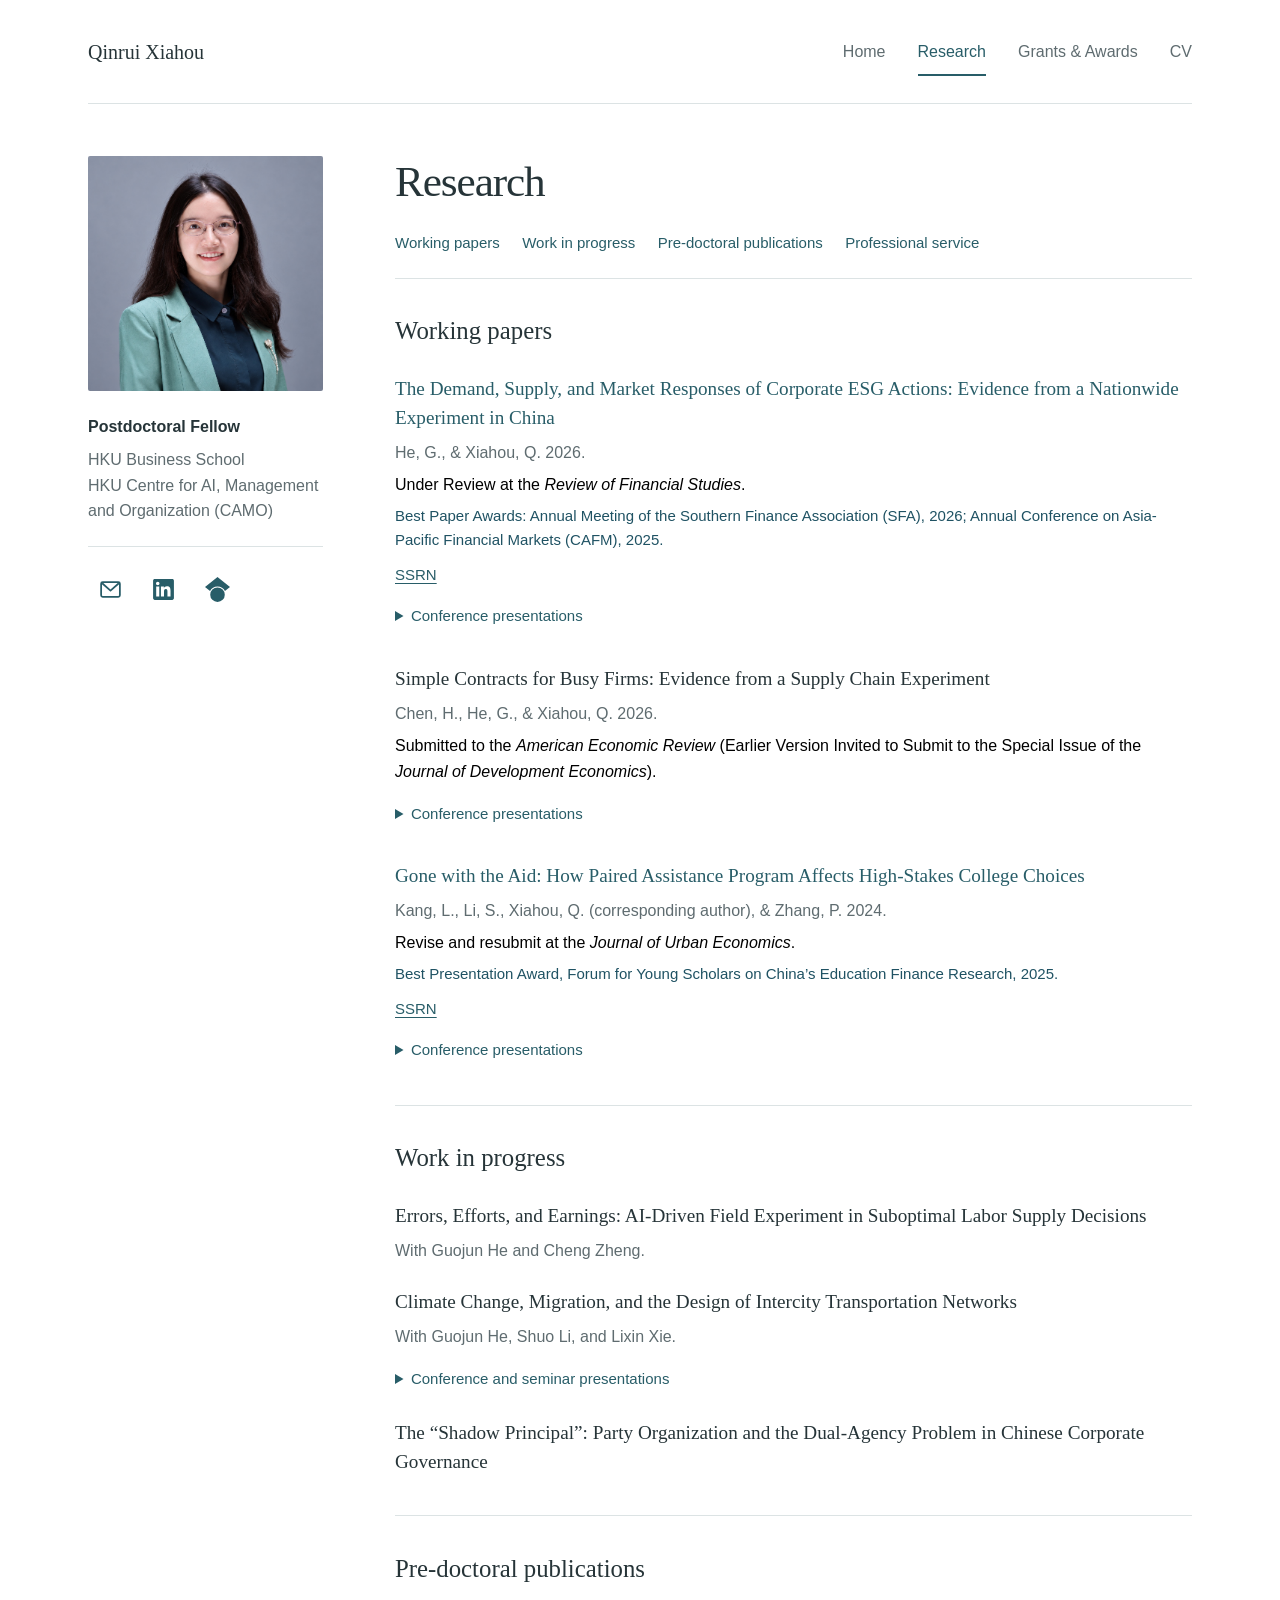
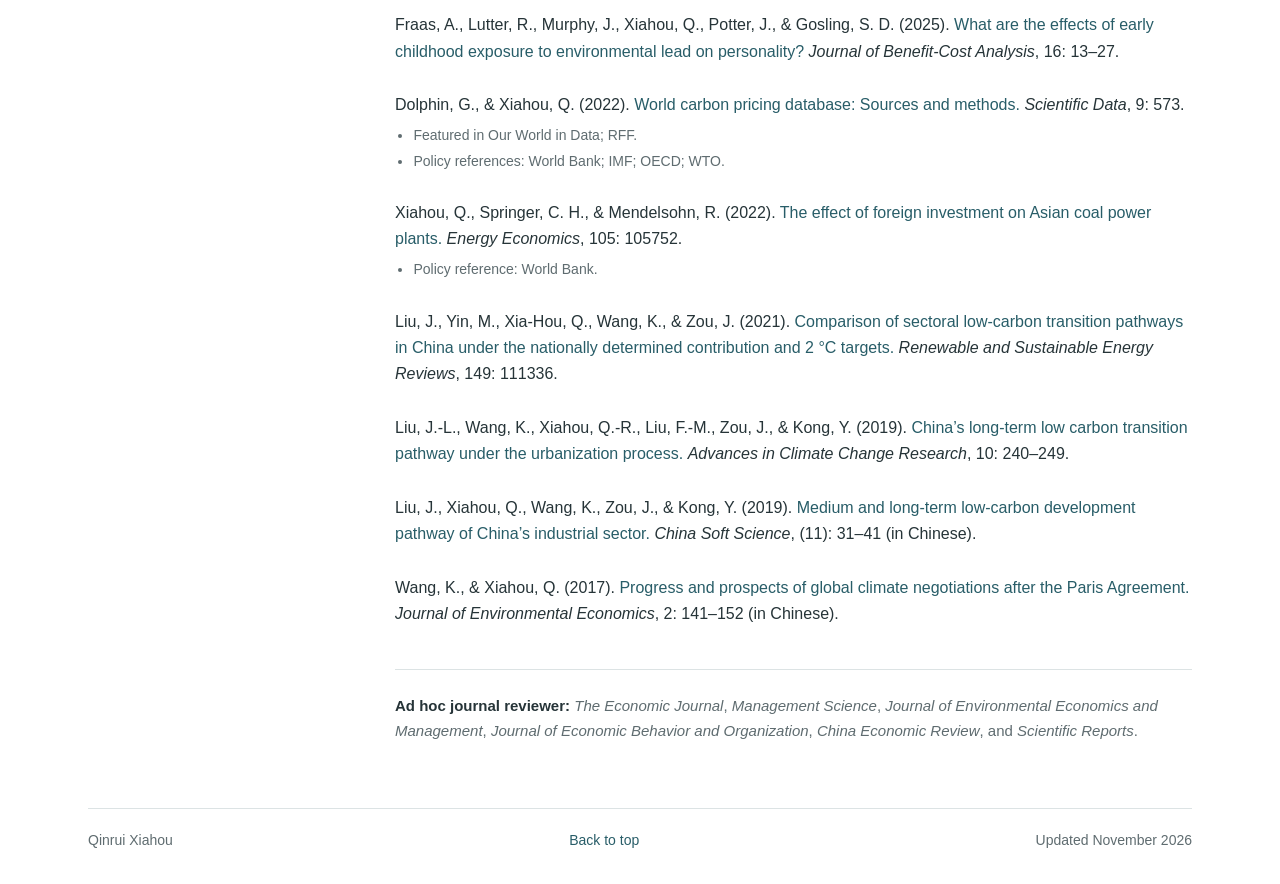
<file: research.html>
<!doctype html>
<html lang="en">
<head>
  <meta charset="utf-8">
  <meta name="viewport" content="width=device-width, initial-scale=1">
  <title>Research | Qinrui Xiahou</title>
  <meta name="description" content="Working papers, ongoing projects, and pre-doctoral publications by Qinrui Xiahou on corporate ESG, supply chain governance, labor decisions, and environmental and development economics.">
  <meta name="author" content="Qinrui Xiahou">
  <meta name="theme-color" content="#285d68">
  <meta property="og:type" content="website">
  <meta property="og:title" content="Research | Qinrui Xiahou">
  <meta property="og:description" content="Working papers, ongoing projects, and pre-doctoral publications.">
  <link rel="icon" type="image/svg+xml" href="data:image/svg+xml,%3Csvg xmlns='http://www.w3.org/2000/svg' viewBox='0 0 64 64'%3E%3Crect width='64' height='64' rx='8' fill='%23285d68'/%3E%3Ctext x='32' y='44' font-family='Georgia,serif' font-size='40' text-anchor='middle' fill='white'%3EQ%3C/text%3E%3C/svg%3E">
  <link rel="stylesheet" href="assets/style.css?v=20261116-research-nav">
</head>
<body>
  <a class="skip-link" href="#main">Skip to content</a>
  <header class="site-header">
    <a class="site-name" href="index.html">Qinrui Xiahou</a>
    <nav aria-label="Main navigation">
      <a href="index.html">Home</a>
      <a href="research.html" aria-current="page">Research</a>
      <a href="grants.html">Grants &amp; Awards</a>
      <a href="cv.html">CV</a>
    </nav>
  </header>

  <div class="page-layout">
    <aside class="profile" aria-label="Profile and contact">
      <img class="portrait" src="assets/qinrui-xiahou.jpg" alt="Portrait of Qinrui Xiahou" width="1254" height="1254" fetchpriority="high">
      <p class="position">Postdoctoral Fellow</p>
      <p class="affiliation">HKU Business School<br>HKU Centre for AI, Management and Organization (CAMO)</p>
      <div class="contact-links" aria-label="Contact and academic profiles">
        <a href="mailto:qxiahou@hku.hk" aria-label="Email Qinrui Xiahou" title="Email Qinrui Xiahou">
          <svg viewBox="0 0 24 24" aria-hidden="true" focusable="false"><rect x="3" y="5" width="18" height="14" rx="1.5" fill="none" stroke="currentColor" stroke-width="1.7"/><path d="m4 6 8 7 8-7" fill="none" stroke="currentColor" stroke-width="1.7" stroke-linejoin="round"/></svg>
        </a>
        <a href="https://www.linkedin.com/in/qinrui-xiahou-13a211110/" aria-label="Qinrui Xiahou on LinkedIn" title="LinkedIn">
          <svg viewBox="0 0 24 24" aria-hidden="true" focusable="false"><path fill="currentColor" d="M20.45 2H3.55C2.69 2 2 2.68 2 3.52v16.96C2 21.32 2.69 22 3.55 22h16.9c.86 0 1.55-.68 1.55-1.52V3.52c0-.84-.69-1.52-1.55-1.52ZM7.93 18.74H4.98V9.2h2.95v9.54ZM6.46 7.9a1.71 1.71 0 1 1 0-3.42 1.71 1.71 0 0 1 0 3.42Zm12.28 10.84h-2.95V14.1c0-1.1-.02-2.52-1.53-2.52-1.54 0-1.77 1.2-1.77 2.44v4.72H9.54V9.2h2.83v1.3h.04c.4-.76 1.36-1.55 2.8-1.55 3 0 3.53 1.97 3.53 4.52v5.27Z"/></svg>
        </a>
        <a href="https://scholar.google.com/citations?user=mq3FX5wAAAAJ&amp;hl=en" aria-label="Qinrui Xiahou on Google Scholar" title="Google Scholar">
          <svg viewBox="0 0 24 24" aria-hidden="true" focusable="false"><path fill="currentColor" d="M12 24a7 7 0 1 1 0-14 7 7 0 0 1 0 14ZM12 0 0 9.5l4.838 3.94A8 8 0 0 1 12 9a8 8 0 0 1 7.162 4.44L24 9.5Z"/></svg>
        </a>
      </div>
    </aside>

    <main id="main">
      <h1>Research</h1>
      <nav class="section-nav" aria-label="Research sections">
        <a href="#working-papers">Working papers</a>
        <a href="#work-in-progress">Work in progress</a>
        <a href="#publications">Pre-doctoral publications</a>
        <a href="#journal-reviewing">Professional service</a>
      </nav>


      <!-- Paper titles, authors, dates, and editorial statuses follow the supplied CV. -->
      <section class="research-section" id="working-papers" aria-labelledby="working-title">
        <h2 id="working-title">Working papers</h2>
        <article class="paper">
          <h3><a href="https://papers.ssrn.com/sol3/papers.cfm?abstract_id=5291594">The Demand, Supply, and Market Responses of Corporate ESG Actions: Evidence from a Nationwide Experiment in China</a></h3>
          <p class="authors">He, G., &amp; Xiahou, Q. <span class="paper-year">2026.</span></p>
          <p class="paper-status">Under Review at the <em>Review of Financial Studies</em>.</p>
          <p class="paper-note">Best Paper Awards: Annual Meeting of the Southern Finance Association (SFA), 2026; Annual Conference on Asia-Pacific Financial Markets (CAFM), 2025.</p>
          <a class="paper-link" href="https://papers.ssrn.com/sol3/papers.cfm?abstract_id=5291594">SSRN</a>
          <details class="presentations">
            <summary>Conference presentations</summary>
            <h4>2026</h4>
            <ul>
              <li>Annual Meeting of the Southern Finance Association (SFA) (Palm Springs, 2026, Scheduled, Best Paper Award)</li>
              <li>The CUHK-RAPS-RCFS Conference on Asset Pricing and Corporate Finance (CUHK, 2026, Scheduled)</li>
              <li>Future Scholars in Finance Forum (Tsinghua University, 2026)</li>
              <li>Asia Meeting-China of the Econometric Society (HKU, 2026)</li>
            </ul>
            <h4>2025</h4>
            <ul>
              <li>NBER Chinese Economy Working Group Meeting (CUHK, 2025)</li>
              <li>Paris December Finance Meeting (Paris, 2025)</li>
              <li>Annual Conference on Asia-Pacific Financial Markets (CAFM) (Seoul, 2025, Best Paper Award)</li>
              <li>Monash Environmental Economics Workshop (Monash University, 2025)</li>
              <li>Chinese Economy Workshop (HKU, 2025)</li>
              <li>HEC-HKUST Sustainable Finance Workshop (HKUST, 2025)</li>
              <li>European Economic Association (EEA) Congress (Bordeaux School of Economics, 2025)</li>
              <li>Global Research Alliance for Sustainable Finance and Investment (GRASFI) Annual Conference (Paris Dauphine University, 2025)</li>
              <li>Chinese Economists Society (CES) China Annual Conference (Sun Yat-sen University, 2025)</li>
              <li>China Financial Research Conference (CFRC) (Tsinghua University, 2025)</li>
              <li>Asian Economic Development Conference (PKU, 2025)</li>
              <li>China Center for Economic Research (CCER) Summer Institute (PKU, 2025)</li>
              <li>International Conference of China and Development Studies (ICCDS) (SJTU, 2025)</li>
              <li>Chinese Association of Environmental and Resource Economists (CAERE) Annual Conference (SUFE, 2025)</li>
              <li>International Finance and Banking Society (IFABS) Conference (Oxford, 2025)</li>
              <li>Inaugural ASU-HKU Interdisciplinary Conference (HKU, 2025)</li>
            </ul>
          </details>
        </article>
        <article class="paper">
          <h3>Simple Contracts for Busy Firms: Evidence from a Supply Chain Experiment</h3>
          <p class="authors">Chen, H., He, G., &amp; Xiahou, Q. <span class="paper-year">2026.</span></p>
          <p class="paper-status">Submitted to the <em>American Economic Review</em> (Earlier Version Invited to Submit to the Special Issue of the <em>Journal of Development Economics</em>).</p>
          <details class="presentations">
            <summary>Conference presentations</summary>
            <h4>2027</h4>
            <ul>
              <li>Global Research Alliance for Sustainable Finance and Investment Asia Conference (GRASFI-Asia) (SMU, 2027, Scheduled)</li>
            </ul>
            <h4>2026</h4>
            <ul>
              <li>International Workshop on Experimental Economics (Xiamen University, 2026, Scheduled)</li>
              <li>NBER Organizational Economics Working Group Meeting (Cambridge, 2026)</li>
              <li>Conference in memory of Professor Elisabeth “Betty” Sadoulet (UC Berkeley &amp; JDE, 2026)</li>
              <li>Annual Conference on China and the Global Economy (HKU, 2026, Scheduled)</li>
              <li>Joint Workshop on Incentives, Management and Organization (IMO) &amp; Entrepreneurship, Strategy and Firm Dynamics (ESF) (IESE Business School, 2026)</li>
              <li>China Center for Economic Research (CCER) Summer Institute (PKU, 2026)</li>
            </ul>
            <h4>2025</h4>
            <ul>
              <li>Organization Science Paper Development Workshop (PKU, 2025)</li>
            </ul>
          </details>
        </article>
        <article class="paper">
          <h3><a href="https://papers.ssrn.com/sol3/papers.cfm?abstract_id=4977681">Gone with the Aid: How Paired Assistance Program Affects High-Stakes College Choices</a></h3>
          <p class="authors">Kang, L., Li, S., Xiahou, Q. (corresponding author), &amp; Zhang, P. <span class="paper-year">2024.</span></p>
          <p class="paper-status">Revise and resubmit at the <em>Journal of Urban Economics</em>.</p>
          <p class="paper-note">Best Presentation Award, Forum for Young Scholars on China’s Education Finance Research, 2025.</p>
          <a class="paper-link" href="https://papers.ssrn.com/sol3/papers.cfm?abstract_id=4977681">SSRN</a>
          <details class="presentations">
            <summary>Conference presentations</summary>
            <h4>2025</h4>
            <ul>
              <li>Jinan-SMU Conference on Urban and Regional Economics (Jinan University, 2025)</li>
              <li>Sino-Japanese SPACE Workshop (Hitotsubashi University, 2025)</li>
              <li>Forum for Young Scholars on China’s Education Finance Research (PKU, Best Presentation Award, 2025)</li>
              <li>China Center for Economic Research (CCER) Summer Institute (PKU, 2025)</li>
              <li>Summer Meeting in Urban Economics (PHBS, 2025)</li>
            </ul>
          </details>
        </article>
      </section>

      <section class="research-section" id="work-in-progress" aria-labelledby="progress-title">
        <h2 id="progress-title">Work in progress</h2>
        <article class="paper compact">
          <h3>Errors, Efforts, and Earnings: AI-Driven Field Experiment in Suboptimal Labor Supply Decisions</h3>
          <p class="authors">With Guojun He and Cheng Zheng.</p>
        </article>
        <article class="paper compact">
          <h3>Climate Change, Migration, and the Design of Intercity Transportation Networks</h3>
          <p class="authors">With Guojun He, Shuo Li, and Lixin Xie.</p>
          <details class="presentations">
            <summary>Conference and seminar presentations</summary>
            <h4>2026</h4>
            <ul>
              <li>Asian SPACE Workshop (HKUST, 2026)</li>
              <li>Seminar at Resources for the Future (Washington, D.C., 2026)</li>
            </ul>
          </details>
        </article>
        <article class="paper compact">
          <h3>The “Shadow Principal”: Party Organization and the Dual-Agency Problem in Chinese Corporate Governance</h3>
        </article>
      </section>

      <section class="research-section" id="publications" aria-labelledby="publications-title">
        <h2 id="publications-title">Pre-doctoral publications</h2>
        <!-- Citations reproduce the wording and author names in the Word CV. -->
        <article class="paper publication">
          <p class="citation">Fraas, A., Lutter, R., Murphy, J., Xiahou, Q., Potter, J., &amp; Gosling, S. D. (2025). <a href="https://doi.org/10.1017/bca.2025.7">What are the effects of early childhood exposure to environmental lead on personality?</a> <em>Journal of Benefit-Cost Analysis</em>, 16: 13–27.</p>
        </article>
        <article class="paper publication">
          <p class="citation">Dolphin, G., &amp; Xiahou, Q. (2022). <a href="https://www.nature.com/articles/s41597-022-01659-x">World carbon pricing database: Sources and methods.</a> <em>Scientific Data</em>, 9: 573.</p>
          <ul class="coverage-links">
            <li>Featured in <a href="https://ourworldindata.org/carbon-pricing">Our World in Data</a>; <a href="https://www.resources.org/common-resources/who-puts-a-price-on-carbon/">RFF</a>.</li>
            <li>Policy references: <a href="https://documents1.worldbank.org/curated/en/099548206152339098/pdf/IDU124d2b624145531468a1a4d418173bf51a4fd.pdf#page=7" title="World Bank: Measuring Total Carbon Pricing">World Bank</a>; <a href="https://www.imf.org/en/publications/wp/issues/2024/07/12/distributional-impacts-of-heterogenous-carbon-prices-in-the-eu-551414" title="IMF: Distributional Impacts of Heterogenous Carbon Prices in the EU">IMF</a>; <a href="https://www.oecd.org/content/dam/oecd/en/publications/reports/2024/07/carbon-prices-emissions-and-international-trade-in-sectors-at-risk-of-carbon-leakage_fb0d6c14/116248f5-en.pdf#page=40" title="OECD: Carbon prices, emissions and international trade in sectors at risk of carbon leakage">OECD</a>; <a href="https://www.wto.org/english/res_e/reser_e/ersd202408_e.pdf" title="WTO: Working Paper ERSD-2024-08">WTO</a>.</li>
          </ul>
        </article>
        <article class="paper publication">
          <p class="citation">Xiahou, Q., Springer, C. H., &amp; Mendelsohn, R. (2022). <a href="https://www.sciencedirect.com/science/article/pii/S0140988321005971">The effect of foreign investment on Asian coal power plants.</a> <em>Energy Economics</em>, 105: 105752.</p>
          <ul class="coverage-links">
            <li>Policy reference: <a href="https://thedocs.worldbank.org/en/doc/8bf0b62ec6bcb886d97295ad930059e9-0050012025/related/GEP-June-2025-Chapter-3.pdf#page=32" title="World Bank: Global Economic Prospects, June 2025, Chapter 3">World Bank</a>.</li>
          </ul>
        </article>
        <article class="paper publication">
          <p class="citation">Liu, J., Yin, M., Xia-Hou, Q., Wang, K., &amp; Zou, J. (2021). <a href="https://www.sciencedirect.com/science/article/pii/S1364032121006225">Comparison of sectoral low-carbon transition pathways in China under the nationally determined contribution and 2 °C targets.</a> <em>Renewable and Sustainable Energy Reviews</em>, 149: 111336.</p>
        </article>
        <article class="paper publication">
          <p class="citation">Liu, J.-L., Wang, K., Xiahou, Q.-R., Liu, F.-M., Zou, J., &amp; Kong, Y. (2019). <a href="https://www.sciencedirect.com/science/article/pii/S167492781930108X">China’s long-term low carbon transition pathway under the urbanization process.</a> <em>Advances in Climate Change Research</em>, 10: 240–249.</p>
        </article>
        <article class="paper publication">
          <p class="citation">Liu, J., Xiahou, Q., Wang, K., Zou, J., &amp; Kong, Y. (2019). <a href="https://kns.cnki.net/kcms/detail/detail.aspx?dbcode=CJFD&amp;filename=ZGRK201911004&amp;dbname=CJFDAUTO">Medium and long-term low-carbon development pathway of China’s industrial sector.</a> <em>China Soft Science</em>, (11): 31–41 (in Chinese).</p>
        </article>
        <article class="paper publication">
          <p class="citation">Wang, K., &amp; Xiahou, Q. (2017). <a href="http://eer.hbue.edu.cn/_upload/article/files/3c/ea/39d7369840f4b9a397ffdf0cd620/8a6bc312-6670-4067-8580-e21682501dc5.pdf">Progress and prospects of global climate negotiations after the Paris Agreement.</a> <em>Journal of Environmental Economics</em>, 2: 141–152 (in Chinese).</p>
        </article>
      </section>
      <p class="research-end" id="journal-reviewing"><strong>Ad hoc journal reviewer:</strong> <em>The Economic Journal</em>, <em>Management Science</em>, <em>Journal of Environmental Economics and Management</em>, <em>Journal of Economic Behavior and Organization</em>, <em>China Economic Review</em>, and <em>Scientific Reports</em>.</p>
    </main>
  </div>
  <footer class="site-footer"><span>Qinrui Xiahou</span><a href="#main">Back to top</a><span>Updated November 2026</span></footer>
</body>
</html>
</file>
<file: assets/style.css>
/* Change the accent colour and typography here. No build step is required. */
:root {
  --ink: #263438;
  --muted: #5f6c70;
  --accent: #285d68;
  --accent-dark: #123e49;
  --award-accent: #1f5263;
  --reference-accent: var(--muted);
  --line: #dce3e4;
  --paper: #ffffff;
  --serif: Georgia, "Times New Roman", serif;
  --sans: -apple-system, BlinkMacSystemFont, "Segoe UI", Arial, sans-serif;
}
* { box-sizing: border-box; }
html { scroll-behavior: smooth; scroll-padding-top: 2rem; }
body { margin: 0; background: var(--paper); color: var(--ink); font-family: var(--sans); font-size: 1rem; line-height: 1.7; -webkit-text-size-adjust: 100%; }
a { color: var(--accent); text-decoration-thickness: 1px; text-underline-offset: .2em; }
a:hover { color: var(--accent-dark); text-decoration: underline; }
a:focus-visible { outline: 2px solid var(--accent); outline-offset: 5px; border-radius: 1px; }
.skip-link { position: absolute; left: 1rem; top: -6rem; z-index: 10; padding: .6rem 1rem; background: white; border: 1px solid var(--accent); }
.skip-link:focus { top: .5rem; }
.site-header, .page-layout, .site-footer { width: min(1104px, calc(100% - 5rem)); margin-inline: auto; }
.site-header { min-height: 104px; display: flex; align-items: center; justify-content: space-between; gap: 2rem; border-bottom: 1px solid var(--line); }
.site-name { font-family: var(--serif); font-size: 1.25rem; color: var(--ink); text-decoration: none; }
.site-header nav { display: flex; flex-wrap: wrap; column-gap: 2rem; align-items: center; }
.site-header nav a { padding-block: .55rem; text-decoration: none; color: var(--muted); }
.site-header nav a[aria-current="page"] { color: var(--accent); box-shadow: 0 2px 0 var(--accent); }
.site-header nav a:hover { color: var(--accent-dark); }
.file-label { font-size: .75rem; letter-spacing: .03em; margin-left: .16rem; }
.page-layout { display: grid; grid-template-columns: 235px minmax(0, 1fr); column-gap: 72px; padding-block: 52px 64px; align-items: start; }
.profile { position: sticky; top: 2.2rem; }
.portrait { display: block; width: 235px; height: auto; aspect-ratio: 1 / 1; max-width: 100%; object-fit: cover; border-radius: 2px; }
.position { font-size: 1rem; font-weight: 600; line-height: 1.55; margin: 1.5rem 0 .45rem; }
.affiliation { margin: 0; color: var(--muted); font-size: 1rem; line-height: 1.6; }
.contact-links { display: flex; flex-direction: column; align-items: flex-start; gap: .42rem; border-top: 1px solid var(--line); margin-top: 1.4rem; padding-top: 1.25rem; }
.contact-links a { font-size: .9375rem; text-decoration: none; overflow-wrap: anywhere; }
.contact-links a:hover { text-decoration: underline; }
h1, h2, h3, p { margin-top: 0; }
h1 { font-family: var(--serif); font-weight: 400; font-size: 2.7rem; letter-spacing: -.025em; line-height: 1.2; margin-bottom: 1.65rem; }
.chinese-name { display: inline-block; margin-left: .65rem; font-family: "Songti SC", "SimSun", serif; font-size: 1.23rem; font-weight: 400; letter-spacing: .1em; color: var(--muted); vertical-align: middle; }
.bio { font-size: 1.0625rem; line-height: 1.85; }
.bio p { margin-bottom: 1.2rem; }
.home-content .bio p { text-align: justify; text-wrap: pretty; }
h2 { font-family: var(--serif); font-size: 1.55rem; font-weight: 400; line-height: 1.35; margin-bottom: 1rem; }
.home-section { margin-top: 2.25rem; }
.home-section p { margin-bottom: .55rem; }
.text-link { display: inline-block; margin-top: .18rem; font-size: 1rem; }
.education-list { margin: 0; }
.education-list > div { margin-top: .85rem; }
.education-list dt { font-weight: 600; }
.education-list dd { margin: 0; display: flex; justify-content: space-between; align-items: baseline; gap: 1rem; color: var(--muted); }
.year { flex-shrink: 0; font-variant-numeric: tabular-nums; }
.label { font-weight: 600; }
.service { color: var(--muted); }
.service .label { color: var(--ink); }
.section-nav { display: flex; flex-wrap: wrap; column-gap: 1.4rem; row-gap: .45rem; padding-bottom: 1.4rem; margin-top: -.25rem; border-bottom: 1px solid var(--line); }
.section-nav a { font-size: .9375rem; text-decoration: none; white-space: nowrap; }
.section-nav a:hover { text-decoration: underline; }
.research-section { padding-top: 2.2rem; }
.research-section + .research-section { border-top: 1px solid var(--line); margin-top: 2.4rem; }
.research-section > h2 { margin-bottom: 1.7rem; }
.paper { margin-bottom: 2rem; }
.paper:last-child { margin-bottom: 0; }
.paper h3 { font-family: var(--serif); font-size: 1.2rem; font-weight: 400; line-height: 1.5; margin-bottom: .45rem; }
.paper h3 a { text-decoration: none; }
.paper h3 a:hover { text-decoration: underline; }
.paper p { margin-bottom: .35rem; line-height: 1.65; }
.authors { color: var(--muted); }
.paper-status { color: #000; }
.paper-status em { font-weight: 400; }
.paper-note { color: var(--award-accent); }
.paper-note, .paper-link { font-size: .9375rem; }
.paper-link { display: inline-block; margin-top: .2rem; }
.compact { margin-bottom: 1.5rem; }
.publication { margin-bottom: 1.7rem; }
.journal { color: var(--ink); }
.language-note { color: var(--muted); }
.research-end { margin: 2.6rem 0 0; padding-top: 1.4rem; border-top: 1px solid var(--line); color: var(--muted); font-size: .9375rem; }
.site-footer { display: flex; justify-content: space-between; flex-wrap: wrap; gap: .5rem 1rem; padding-block: 1.25rem 2rem; border-top: 1px solid var(--line); color: var(--muted); font-size: .875rem; }
.site-footer a { text-decoration: none; }
@media (min-width: 1440px) { .site-header, .page-layout, .site-footer { width: 1144px; } .page-layout { column-gap: 82px; } }
@media (max-width: 900px) { .site-header, .page-layout, .site-footer { width: calc(100% - 3rem); } .page-layout { grid-template-columns: 205px minmax(0, 1fr); column-gap: 40px; } .portrait { width: 205px; height: auto; } h1 { font-size: 2.3rem; } .chinese-name { margin-left: .4rem; font-size: 1.1rem; } }
@media (max-width: 680px) {
  .site-header, .page-layout, .site-footer { width: calc(100% - 2.5rem); }
  .site-header { min-height: 86px; gap: 1rem; flex-wrap: wrap; padding-block: 1rem; }
  .site-name { font-size: 1.15rem; }
  .site-header nav { column-gap: 1.05rem; }
  .site-header nav a { font-size: .9375rem; }
  .page-layout { display: flex; flex-direction: column; gap: 2rem; padding-block: 28px 40px; }
  .profile { position: static; width: 100%; display: grid; grid-template-columns: 105px minmax(0, 1fr); column-gap: 1.25rem; align-items: start; }
  .portrait { width: 105px; height: auto; grid-row: 1 / 3; }
  .position { margin: 0 0 .35rem; font-size: .9375rem; }
  .affiliation { font-size: .9375rem; line-height: 1.5; }
  .contact-links { grid-column: 1 / -1; flex-direction: row; flex-wrap: wrap; column-gap: 1.2rem; row-gap: .3rem; padding-top: .85rem; margin-top: 1rem; }
  .contact-links a { font-size: .875rem; }
  main { width: 100%; }
  h1 { font-size: 2.25rem; margin-bottom: 1.3rem; }
  .chinese-name { font-size: 1.05rem; }
  .bio { font-size: 1rem; line-height: 1.8; }
  .home-section { margin-top: 1.85rem; }
  .section-nav { column-gap: 1rem; }
  .research-section { padding-top: 1.8rem; }
  .paper h3 { font-size: 1.18rem; }
}
@media (max-width: 370px) { .site-header { gap: .25rem; } .site-name { flex-basis: 100%; } .profile { grid-template-columns: 86px minmax(0, 1fr); gap: .8rem; } .portrait { width: 86px; } .chinese-name { margin-left: 0; } }
@media (prefers-reduced-motion: reduce) { html { scroll-behavior: auto; } }
@media print {
  body { color: #000; font-size: 10pt; line-height: 1.5; }
  .site-header, .profile, .section-nav, .site-footer, .skip-link { display: none; }
  .page-layout { display: block; width: 100%; padding: 0; }
  a { color: #000; text-decoration: none; }
  h1 { font-size: 24pt; } h2 { font-size: 16pt; } .paper h3 { font-size: 12pt; }
  .paper { break-inside: avoid; } h2, h3 { break-after: avoid; }
}

/* Academic profiles, paper details, funding, and the dedicated CV page. */
.contact-links { flex-direction: row; align-items: center; gap: .6rem; }
.contact-links a { display: inline-flex; width: 44px; height: 44px; align-items: center; justify-content: center; border-radius: 4px; }
.contact-links a:hover { background: #eef4f4; }
.contact-links svg { width: 25px; height: 25px; }
.presentations { margin-top: .7rem; font-size: .9375rem; color: var(--muted); }
.presentations summary { cursor: pointer; color: var(--accent); width: fit-content; padding-block: .25rem; }
.presentations summary:hover { text-decoration: underline; text-underline-offset: .2em; }
.presentations summary:focus-visible { outline: 2px solid var(--accent); outline-offset: 4px; }
.presentations[open] { padding-bottom: .3rem; }
.presentations h4 { margin: .8rem 0 .3rem; font-size: .9375rem; color: var(--ink); }
.presentations ul { margin: 0; padding-left: 1.25rem; }
.presentations li { padding-left: .15rem; margin-bottom: .3rem; }
.citation { line-height: 1.8; }
.citation a { text-decoration: none; }
.citation a:hover { text-decoration: underline; }
.funding-subheading { font-size: 1rem; font-weight: 600; margin: 1.5rem 0 1rem; }
.funding-list { list-style: none; margin: 0; padding: 0; }
.funding-list li { margin-bottom: 1.1rem; }
.funding-title, .funding-meta { display: block; }
.funding-meta { color: var(--muted); font-size: .9375rem; margin-top: .15rem; }
.cv-actions { display: flex; align-items: center; gap: 1.4rem; margin-bottom: 1.7rem; }
.download-link { display: inline-block; padding: .55rem 1rem; border: 1px solid var(--accent); border-radius: 3px; text-decoration: none; }
.download-link:hover { background: #eef4f4; text-decoration: none; }
.cv-pages { display: grid; gap: 1.5rem; }
.cv-pages a { display: block; }
.cv-pages img { display: block; width: 100%; height: auto; border: 1px solid var(--line); }
@media (max-width: 680px) { .contact-links { gap: .6rem; } }
@media print { .cv-actions { display: none; } .presentations > * { display: block !important; } }

/* Compact homepage conference updates. */
.home-cv-link { margin-top: 0; }
.upcoming { margin-top: 1.7rem; padding-top: 1.1rem; border-top: 1px solid var(--line); }
.upcoming-heading { display: flex; align-items: baseline; gap: .8rem; margin-bottom: .5rem; }
.upcoming h2 { font-size: 1.25rem; margin: 0; }
.upcoming-heading > span { font-size: .875rem; color: var(--muted); }
.upcoming ul { padding-left: 1.15rem; margin: 0; font-size: .9375rem; line-height: 1.6; }
.upcoming li { margin: .2rem 0; padding-left: .1rem; }
.upcoming li span { color: var(--muted); }

/* Discreet research notes and the standalone funding page. */
.authorship-note { margin: 1rem 0 0; color: var(--muted); font-size: .875rem; line-height: 1.65; }
.funding-content > .funding-subheading:first-child { margin-top: 0; }
.site-header nav a { white-space: nowrap; }

.research-end strong { color: var(--ink); font-style: normal; }

/* Official sources retain the surrounding typography; coverage stays secondary. */
.funding-title a, .funding-title a:visited, .upcoming li > a, .upcoming li > a:visited { color: inherit; font: inherit; text-decoration: none; }
.funding-title a:hover, .upcoming li > a:hover { text-decoration: underline; }
.paper .coverage-links { margin: .3rem 0 .35rem; padding-left: 1.15rem; color: var(--reference-accent); font-size: .875rem; line-height: 1.65; }
.coverage-links li + li { margin-top: .15rem; }
.coverage-links a, .coverage-links a:visited { color: inherit; text-decoration: none; }
.coverage-links a:hover { text-decoration: underline; }

/* Biographies expand below a single row of quiet text controls. */
.bio-tools { display: flex; flex-wrap: wrap; align-items: baseline; column-gap: 1.5rem; row-gap: .45rem; margin-top: .2rem; }
.bio-tools > a, .bio-toggle { color: var(--accent); font: inherit; font-size: 1rem; text-decoration: none; }
.bio-tools > a:hover, .bio-toggle:hover { color: var(--accent-dark); text-decoration: underline; text-underline-offset: .2em; }
.bio-toggle { appearance: none; border: 0; background: transparent; padding: 0; cursor: pointer; line-height: inherit; }
.bio-toggle::before { content: "▸"; display: inline-block; width: 1em; text-align: left; }
.bio-toggle[aria-expanded="true"]::before { content: "▾"; }
.bio-toggle:focus-visible { outline: 2px solid var(--accent); outline-offset: 5px; }
.bio-panel { margin-top: 1.25rem; }
.bio-panel h2 { font-size: 1.15rem; margin-bottom: .6rem; }
.bio-panel p:last-child { margin-bottom: 0; }
.chinese-bio { font-family: -apple-system, BlinkMacSystemFont, "Segoe UI", "Microsoft YaHei", "PingFang SC", sans-serif; line-height: 1.95; word-break: normal; overflow-wrap: break-word; }
[hidden] { display: none !important; }
.cv-actions { flex-wrap: wrap; row-gap: .7rem; }
.cv-language { color: var(--muted); font-size: .9375rem; margin: -.8rem 0 1.5rem; }
.cv-language a { white-space: nowrap; }
.cv-language [aria-current="page"] { color: var(--ink); font-weight: 600; text-decoration: none; }
.cv-page { position: relative; }
.cv-page > .cv-hotspot { position: absolute; z-index: 1; color: inherit; font: inherit; text-decoration: none; }
.cv-page > .cv-hotspot:hover { color: inherit; text-decoration: none; }
.cv-page > .cv-hotspot:focus-visible { outline: 2px solid var(--accent); outline-offset: 1px; }
@media print { .bio-tools { display: none; } }
</file>
